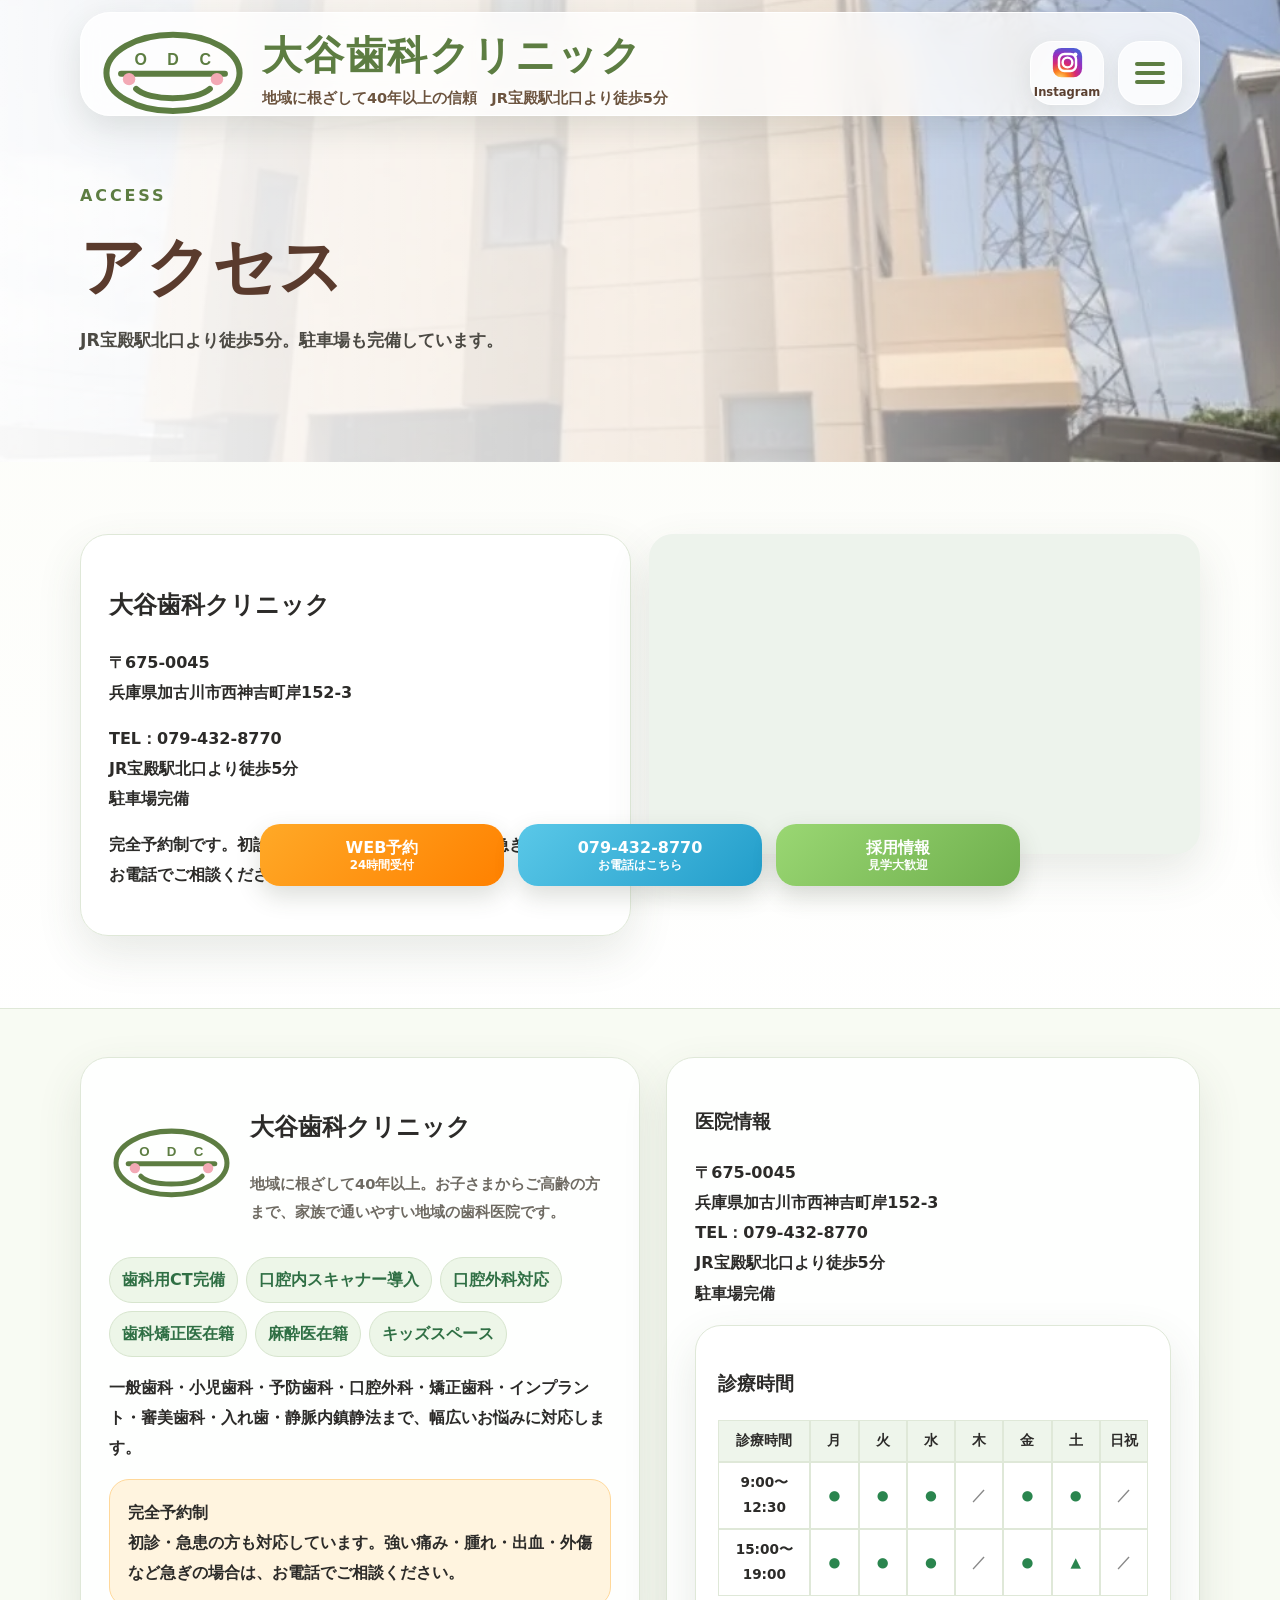
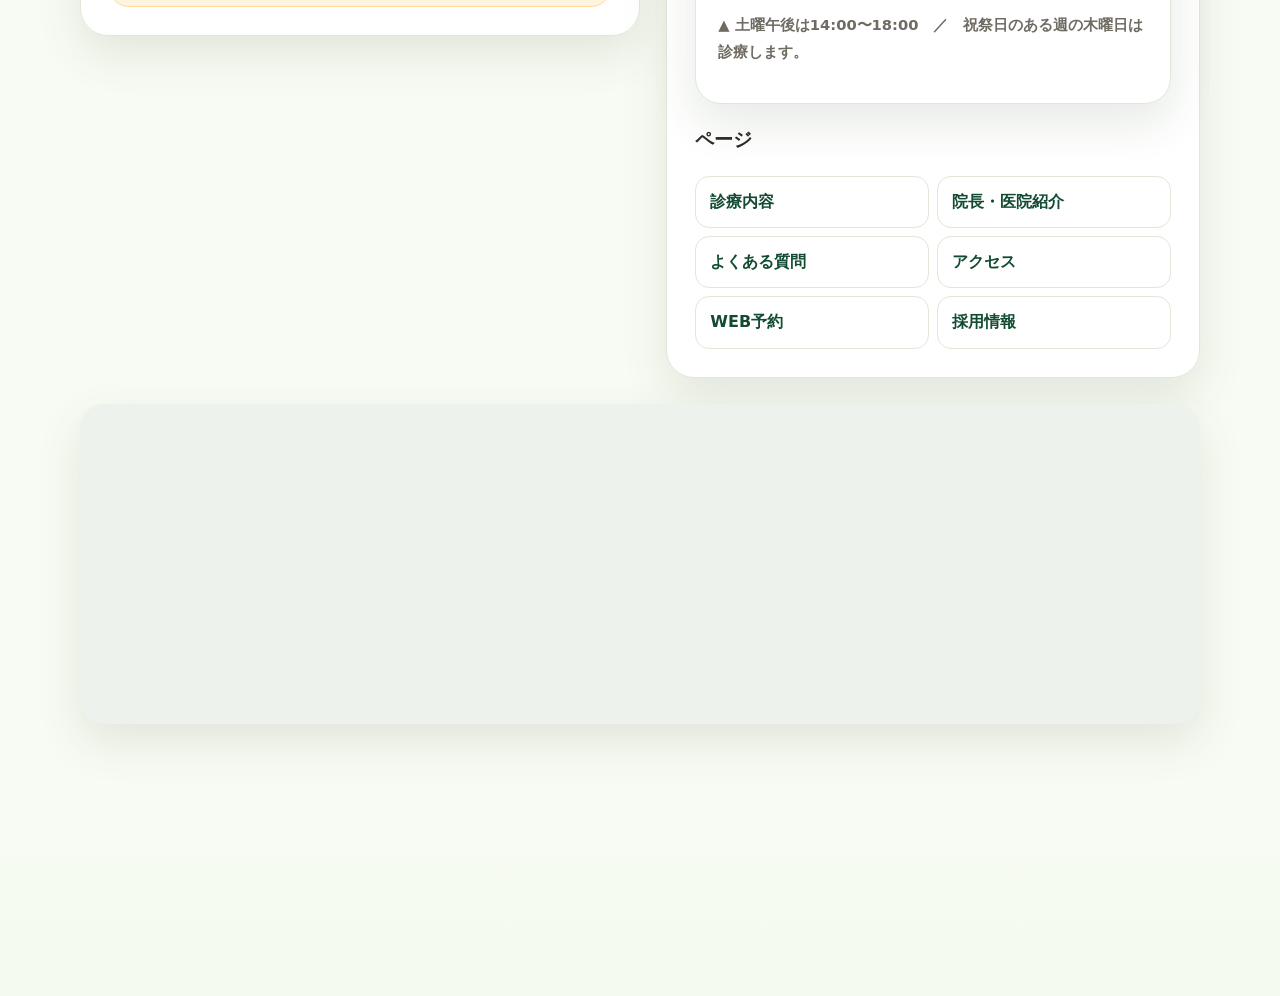
<file: access.html>
<!-- v26実修正版：ヘッダーODCロゴ背景を透明化。画像はdata URI直接埋め込み -->
<!DOCTYPE html><html lang="ja"><head><meta charset="utf-8"><meta name="viewport" content="width=device-width,initial-scale=1"><title>アクセス｜大谷歯科クリニック</title><meta name="description" content="大谷歯科クリニック公式サイト"><style>
:root{--green:#5d7d42;--deep:#124b31;--brown:#5a3b2d;--cream:#fbfcf6;--line:#dfe8d8;--orange:#ff8a00;--blue:#42b9df;--recruit:#8ac56a;--shadow:0 18px 45px rgba(65,82,54,.12)}
*{box-sizing:border-box}html{scroll-behavior:smooth}body{margin:0;background:linear-gradient(180deg,#fbfcf6,#fff 42%,#f5faef);font-family:'Hiragino Maru Gothic ProN','Yu Gothic','Hiragino Sans',system-ui,sans-serif;color:#2c2b29;line-height:1.88;font-weight:600;padding-bottom:96px}a{text-decoration:none;color:inherit}img{max-width:100%;display:block}.container{width:min(1120px,92vw);margin:auto}.section{padding:72px 0}.section.soft{background:linear-gradient(135deg,#fffef8,#f1f8eb)}.eyebrow{letter-spacing:.18em;color:var(--green);font-weight:900}.section-title{text-align:center;color:var(--brown);font-size:clamp(1.8rem,4vw,3rem);line-height:1.3;margin:0 0 28px}.section-title span{display:block;color:var(--green);font-size:.84rem;letter-spacing:.2em;margin-bottom:8px}.lead{font-size:1.08rem;color:#4c4a44}.white-card{background:rgba(255,255,255,.93);border:1px solid var(--line);border-radius:28px;padding:28px;box-shadow:var(--shadow)}.btn{display:inline-flex;justify-content:center;align-items:center;border-radius:999px;padding:13px 28px;font-weight:900;border:1px solid #aebd9c;background:#fff;color:var(--green)}.btn.fill{background:linear-gradient(135deg,#72984d,#4e7937);color:#fff;border:0}.note{font-size:.92rem;color:#6f6b63}.site-header{position:fixed;z-index:1000;top:12px;left:50%;transform:translateX(-50%);width:min(1120px,calc(100vw - 26px))}.header-shell{height:104px;border-radius:30px;background:rgba(255,255,255,.78);backdrop-filter:blur(16px);border:1px solid rgba(255,255,255,.92);box-shadow:0 12px 34px rgba(50,65,45,.13);display:grid;grid-template-columns:150px minmax(0,1fr) 74px 64px;gap:14px;align-items:center;padding:12px 17px;transition:.32s ease}.site-header.scrolled .header-shell{background:rgba(255,255,255,0);backdrop-filter:none;box-shadow:none;border-color:transparent}.header-logo{min-width:0;background:transparent}.odc-logo{width:100%;height:auto;object-fit:contain;border-radius:0;background:transparent!important;box-shadow:none!important;filter:none!important}.brand{min-width:0;overflow:hidden}.brand-title{font-size:clamp(1.7rem,3.1vw,2.75rem);line-height:1.05;color:var(--green);font-weight:900;letter-spacing:.045em;white-space:nowrap;text-shadow:0 1px 0 #fff,0 0 8px rgba(255,255,255,.9)}.brand-sub{margin-top:7px;display:flex;gap:14px;align-items:center;flex-wrap:nowrap;color:#6c543f;font-size:.91rem;font-weight:900;text-shadow:0 1px 0 #fff,0 0 8px rgba(255,255,255,.9)}.brand-sub span{white-space:nowrap}.insta-link,.menu-btn{height:64px;border-radius:22px;background:rgba(255,255,255,.72);border:1px solid rgba(255,255,255,.86);box-shadow:0 8px 22px rgba(60,70,50,.1);display:flex;align-items:center;justify-content:center}.site-header.scrolled .insta-link,.site-header.scrolled .menu-btn{background:rgba(255,255,255,.22);backdrop-filter:blur(8px)}.insta-link{flex-direction:column;font-weight:900;font-size:.72rem;color:#5b4030}.insta-svg{width:39px;height:39px}.menu-btn{appearance:none;cursor:pointer}.menu-lines{width:30px;height:22px;position:relative}.menu-lines span{position:absolute;left:0;width:100%;height:4px;border-radius:8px;background:var(--green)}.menu-lines span:nth-child(1){top:0}.menu-lines span:nth-child(2){top:9px}.menu-lines span:nth-child(3){top:18px}.menu-panel{position:fixed;z-index:1300;top:0;right:0;width:min(430px,88vw);height:100dvh;transform:translateX(110%);transition:.3s;background:rgba(255,255,255,.94);backdrop-filter:blur(16px);box-shadow:-20px 0 50px rgba(40,50,40,.18);border-radius:32px 0 0 32px;padding:90px 26px 120px}.menu-panel.open{transform:translateX(0)}.menu-panel .close{position:absolute;top:24px;right:24px;width:62px;height:62px;border-radius:50%;border:0;background:var(--green);color:white;font-size:2rem}.menu-panel nav{height:100%;display:flex;flex-direction:column;gap:13px}.menu-panel a{padding:18px 22px;border-radius:22px;background:#f1f7ee;color:#1d4b31;font-size:1.25rem;font-weight:900}.menu-panel a.recruit-link{margin-top:auto;background:#eaf6e4}.hero{min-height:790px;padding:160px 0 70px;background:linear-gradient(90deg,rgba(255,255,255,.94) 0%,rgba(255,255,255,.78) 47%,rgba(255,255,255,.12) 78%),var(--hero) center/cover no-repeat;position:relative}.hero .copy{width:min(620px,94vw)}.hero h1{font-size:clamp(2.35rem,5vw,4.6rem);line-height:1.33;color:var(--brown);margin:12px 0 18px}.feature-pills{display:grid;grid-template-columns:repeat(4,1fr);gap:12px;margin-top:28px}.pill{background:rgba(255,255,255,.88);border:1px solid var(--line);border-radius:18px;text-align:center;padding:13px 10px;color:var(--deep);font-weight:900;box-shadow:0 12px 24px rgba(45,65,45,.1)}.hero-actions{display:flex;gap:18px;align-items:center;margin-top:28px}.phone-big{border:2px solid #9bae8c;border-radius:999px;background:rgba(255,255,255,.9);color:var(--green);font-size:1.55rem;font-weight:900;padding:12px 28px}.two-col{display:grid;grid-template-columns:1fr 1.15fr;gap:32px;align-items:center}.photo-card{border-radius:26px;overflow:hidden;border:1px solid var(--line);box-shadow:var(--shadow);background:#fff}.photo-card.cover img{width:100%;height:100%;object-fit:cover}.photo-card.contain{padding:8px}.photo-card.contain img{width:100%;height:auto;object-fit:contain;border-radius:20px}.strength-grid,.service-grid{display:grid;grid-template-columns:repeat(3,1fr);gap:18px}.strength-card,.service-card{background:#fff;border:1px solid var(--line);border-radius:24px;padding:22px;box-shadow:0 14px 34px rgba(60,75,50,.09)}.strength-card strong,.service-card h3{color:var(--deep);font-size:1.18rem}.service-icon{width:76px;height:76px;margin-bottom:10px}.service-card p{font-size:.95rem;line-height:1.78}.service-cards-image-wrap{width:min(760px,100%);margin:0 auto}.service-cards-image{width:100%;height:auto;border-radius:26px;box-shadow:var(--shadow);border:1px solid var(--line);background:#fff}.clinic-photos{display:grid;grid-template-columns:repeat(4,1fr);gap:14px}.clinic-photos img{width:100%;height:170px;object-fit:cover;border-radius:18px;border:1px solid var(--line);box-shadow:0 8px 22px rgba(50,60,40,.08)}.clinic-photos .contain-photo{object-fit:contain;background:#fff}.schedule-wrap{background:#fff;border:1px solid var(--line);border-radius:26px;padding:22px;box-shadow:var(--shadow);overflow:hidden}.schedule-table{width:100%;border-collapse:separate;border-spacing:0;table-layout:fixed;font-weight:900}.schedule-table th,.schedule-table td{border:1px solid #dfe8d8;padding:10px 4px;text-align:center}.schedule-table th{background:#eef5eb}.schedule-table th:first-child,.schedule-table td:first-child{width:130px}.open{color:#2a854e;font-size:1.1rem}.closemark{color:#888}.tri{color:#2a854e}.compact-schedule .schedule-table th,.compact-schedule .schedule-table td{padding:7px 2px;font-size:.85rem}.compact-schedule .schedule-table th:first-child,.compact-schedule .schedule-table td:first-child{width:92px}.faq-list{display:grid;gap:14px}.faq-item{background:#fff;border:1px solid var(--line);border-radius:22px;overflow:hidden;box-shadow:0 10px 26px rgba(50,70,45,.08)}.faq-item summary{cursor:pointer;list-style:none;padding:18px 22px;color:var(--deep);font-weight:900;font-size:1.05rem}.faq-item summary::-webkit-details-marker{display:none}.faq-item p{margin:0;padding:18px 22px;border-top:1px solid var(--line);color:#4b4944}.map{border:0;width:100%;height:320px;border-radius:24px;box-shadow:var(--shadow);background:#edf3ec}.page-hero{padding:165px 0 88px;background:linear-gradient(90deg,rgba(255,255,255,.96) 0%,rgba(255,255,255,.78) 55%,rgba(255,255,255,.18)),var(--bg) center/cover no-repeat}.page-hero h1{font-size:clamp(2.3rem,5vw,4.2rem);color:var(--brown);line-height:1.25;margin:0 0 14px}.treatment-stack{display:grid;gap:30px}.treatment-block{background:#fff;border:1px solid var(--line);border-radius:30px;padding:22px;box-shadow:var(--shadow);display:grid;grid-template-columns:1.25fr 1fr;gap:26px;align-items:center}.treatment-block img{border-radius:22px;border:1px solid #edf1e8}.treatment-block h2{color:var(--deep);font-size:1.75rem;margin:0 0 10px}.checklist{list-style:none;padding:0;margin:16px 0 0}.checklist li{padding:9px 0 9px 32px;border-top:1px dashed #d4dfcd;position:relative}.checklist li:before{content:"";position:absolute;left:0;top:15px;width:18px;height:18px;border-radius:50%;background:#2d854c;box-shadow:inset 0 0 0 5px #fff;border:2px solid #2d854c}.job-grid{display:grid;grid-template-columns:1fr;gap:24px}.job-card{background:#fff;border:1px solid var(--line);border-radius:28px;padding:28px;box-shadow:var(--shadow)}.job-card h2{color:var(--deep);font-size:1.7rem}.highlight-copy{background:linear-gradient(135deg,#f8fbf3,#fff);border-left:6px solid var(--green);border-radius:22px;padding:24px;margin:20px 0}.bottom-cta{position:fixed;z-index:1200;left:50%;bottom:14px;transform:translateX(-50%);display:grid;grid-template-columns:1fr 1fr 1fr;gap:14px;width:min(760px,94vw);pointer-events:none}.bottom-cta a{pointer-events:auto;min-height:62px;border-radius:20px;color:#fff;display:flex;flex-direction:column;align-items:center;justify-content:center;font-weight:900;line-height:1.22;box-shadow:0 10px 24px rgba(60,70,50,.18)}.bottom-cta small{font-size:.74rem}.cta-reserve{background:linear-gradient(135deg,#ffa927,#ff8100)}.cta-phone{background:linear-gradient(135deg,#5ac8e8,#229dca)}.cta-recruit{background:linear-gradient(135deg,#9ad773,#6faf4d)}footer{background:#f8fbf3;border-top:1px solid var(--line);padding:48px 0 120px}.footer-rich{display:grid;grid-template-columns:1.05fr 1fr;gap:26px;align-items:start}.footer-brand{display:flex;gap:16px;align-items:center}.footer-brand .odc-logo{width:125px;background:transparent;border-radius:0}.badge-row{display:flex;gap:8px;flex-wrap:wrap;margin:16px 0}.badge{background:#edf6e8;border:1px solid #d7e5ce;border-radius:999px;color:#2f6f44;font-weight:900;padding:7px 12px}.footer-links{display:grid;grid-template-columns:repeat(2,1fr);gap:8px}.footer-links a{background:#fff;border:1px solid var(--line);border-radius:14px;padding:10px 14px;font-weight:900;color:var(--deep)}.footer-map{grid-column:1/-1}.access-info{display:grid;grid-template-columns:1fr 1fr;gap:18px}.reserve-box{background:#fff4df;border:1px solid #ffd89a;border-radius:20px;padding:18px}.about-photo-grid{display:grid;grid-template-columns:repeat(3,1fr);gap:14px}.about-photo-grid img{height:210px;object-fit:cover;border-radius:18px;border:1px solid var(--line)}.about-photo-grid img.contain-photo{object-fit:contain;background:#fff}.top-recruit-note{display:none}
@media (max-width:860px){body{padding-bottom:110px}.site-header{top:12px;width:calc(100vw - 18px)}.header-shell{height:92px;border-radius:26px;grid-template-columns:56px minmax(0,1fr) 50px 48px;gap:6px;padding:10px 10px}.brand-title{font-size:clamp(.88rem,3.65vw,1.2rem);letter-spacing:.005em;overflow:hidden;text-overflow:ellipsis}.brand-sub{display:block;margin-top:3px;font-size:clamp(.52rem,1.95vw,.68rem);line-height:1.28;overflow:hidden}.brand-sub span{display:block;white-space:nowrap;overflow:hidden;text-overflow:ellipsis}.insta-link,.menu-btn{height:52px;border-radius:18px}.insta-svg{width:30px;height:30px}.insta-link{font-size:.58rem}.menu-lines{width:25px}.hero{min-height:760px;padding:138px 0 44px;background:linear-gradient(180deg,rgba(255,255,255,.86),rgba(255,255,255,.68) 40%,rgba(255,255,255,.18)),var(--hero) center top/cover no-repeat}.feature-pills{grid-template-columns:repeat(2,1fr)}.hero-actions{display:grid}.phone-big{text-align:center;font-size:1.25rem}.two-col,.treatment-block,.footer-rich,.access-info{grid-template-columns:1fr}.strength-grid,.service-grid{grid-template-columns:repeat(2,1fr);gap:12px}.service-card{padding:18px 16px}.service-icon{width:62px;height:62px}.clinic-photos,.about-photo-grid{grid-template-columns:repeat(2,1fr)}.clinic-photos img,.about-photo-grid img{height:145px}.schedule-wrap{padding:14px}.schedule-table th:first-child,.schedule-table td:first-child{width:96px}.schedule-table th,.schedule-table td{font-size:.83rem;padding:8px 2px}.bottom-cta{gap:8px;bottom:12px}.bottom-cta a{border-radius:18px;min-height:58px;font-size:.95rem}.bottom-cta small{font-size:.68rem}.page-hero{padding:140px 0 70px}.footer-links{grid-template-columns:1fr}}
@media (max-width:390px){.header-shell{grid-template-columns:55px minmax(0,1fr) 50px 48px;gap:7px}.brand-title{font-size:clamp(.9rem,3.85vw,1.1rem)}.brand-sub{font-size:.56rem}.insta-link,.menu-btn{height:49px}.strength-grid,.service-grid{grid-template-columns:1fr}.bottom-cta a{font-size:.86rem}}

/* v26 TRUE FIX: readability, no duplicated strength copy, no mobile one-column collapse */
body{padding-bottom:142px}
.header-logo img.odc-logo{width:100%;height:auto;object-fit:contain}
.strength-card p{font-size:.95rem;line-height:1.78;margin:.75rem 0 0;color:#44413c}
.strength-card strong{display:block;line-height:1.35}
.job-card p{font-size:1rem;line-height:1.9;margin:.65rem 0;color:#393833}
.job-card h2{margin-top:0}.job-card h3{line-height:1.45}
.highlight-copy.compact-message{padding:20px 22px;border-left:4px solid var(--green);margin:16px 0;background:linear-gradient(135deg,#f8fbf3,#fff)}
.highlight-copy.compact-message h3{font-size:1.35rem;margin:0 0 14px;color:#244e35}
.highlight-copy.compact-message .question-copy{font-size:1.08rem;font-weight:800;color:#2f2d29}
.highlight-copy.compact-message .strong-line{font-weight:900;color:#244e35;background:#eef6e9;border-radius:16px;padding:12px 14px;margin-top:14px}
.learn-box{background:#fff;border:1px solid var(--line);border-radius:20px;padding:18px 20px;margin:18px 0;box-shadow:0 8px 20px rgba(60,75,50,.07)}
.learn-box h3{margin:0 0 10px;color:#245639}.learn-box ul{margin:0;padding-left:1.2em}.learn-box li{margin:.35rem 0;line-height:1.7}
@media (max-width:860px){body{padding-bottom:140px}.strength-grid{grid-template-columns:repeat(2,minmax(0,1fr))!important}.strength-card{padding:16px 14px}.strength-card strong{font-size:1rem}.strength-card p{font-size:.84rem;line-height:1.68}.job-card{padding:20px}.job-card p{font-size:.93rem;line-height:1.82}.highlight-copy.compact-message{padding:16px 16px;border-left-width:3px;border-radius:18px}.highlight-copy.compact-message h3{font-size:1.15rem}.highlight-copy.compact-message .question-copy{font-size:.98rem}.learn-box{padding:15px 16px}.bottom-cta a{font-size:.88rem}}
@media (max-width:390px){.strength-grid{grid-template-columns:repeat(2,minmax(0,1fr))!important}.strength-card{padding:14px 12px}.strength-card p{font-size:.8rem;line-height:1.62}.bottom-cta{gap:7px}.bottom-cta a{font-size:.82rem}}

.odc-logo-svg{display:block;width:100%;height:auto;background:transparent!important;overflow:visible;box-shadow:none!important;filter:none!important}.footer-brand .odc-logo-svg{width:125px;flex:0 0 auto}.materials-grid{display:grid;grid-template-columns:repeat(2,1fr);gap:18px;margin-top:24px}.material-poster{background:#fff;border:1px solid var(--line);border-radius:26px;padding:12px;box-shadow:var(--shadow)}.material-poster img{width:100%;height:auto;border-radius:18px;border:1px solid #eee}.material-note{margin-top:14px;color:#5d564d}.job-tag-row{display:flex;flex-wrap:wrap;gap:8px;margin:14px 0}.job-tag{display:inline-flex;align-items:center;border-radius:999px;padding:7px 12px;background:#edf6e8;border:1px solid #d7e5ce;color:#2f6f44;font-weight:900;font-size:.9rem}
@media(max-width:700px){.materials-grid{grid-template-columns:1fr}.material-poster{padding:8px;border-radius:20px}.job-card p,.highlight-copy p{line-height:1.8}.job-tag{font-size:.82rem}}
</style></head><body><header class="site-header"><div class="header-shell"><a class="header-logo" href="index.html"><svg class="odc-logo odc-logo-svg" viewBox="0 0 169 108" aria-label="ODCロゴ" role="img" xmlns="http://www.w3.org/2000/svg">
  <g fill="none" stroke="#5d7d42" stroke-width="6.8" stroke-linecap="round" stroke-linejoin="round">
    <ellipse cx="84.5" cy="54" rx="75" ry="43"/>
    <path d="M43 72c14 14 68 14 83 0"/>
    <path d="M26 55H143"/>
  </g>
  <g fill="#5d7d42" font-family="Arial, Helvetica, sans-serif" font-weight="700" font-size="18" text-anchor="middle">
    <text x="48" y="45">O</text><text x="84.5" y="45">D</text><text x="121" y="45">C</text>
  </g>
  <circle cx="35" cy="61" r="7" fill="#f3a9b5"/><circle cx="134" cy="61" r="7" fill="#f3a9b5"/>
</svg></a><div class="brand"><div class="brand-title">大谷歯科クリニック</div><div class="brand-sub"><span>地域に根ざして40年以上の信頼</span><span>JR宝殿駅北口より徒歩5分</span></div></div><a class="insta-link" href="https://www.instagram.com/otani_dentalclinic_kakogawa/" target="_blank" rel="noopener"><svg class="insta-svg" viewBox="0 0 64 64" aria-label="Instagram" role="img" xmlns="http://www.w3.org/2000/svg">
<defs><radialGradient id="ig1" cx="25%" cy="105%" r="110%"><stop offset="0" stop-color="#feda75"/><stop offset=".25" stop-color="#fa7e1e"/><stop offset=".5" stop-color="#d62976"/><stop offset=".75" stop-color="#962fbf"/><stop offset="1" stop-color="#4f5bd5"/></radialGradient></defs>
<rect x="8" y="8" width="48" height="48" rx="14" fill="url(#ig1)"/><rect x="18" y="18" width="28" height="28" rx="9" fill="none" stroke="white" stroke-width="4"/><circle cx="32" cy="32" r="8" fill="none" stroke="white" stroke-width="4"/><circle cx="45" cy="19" r="3.3" fill="white"/></svg><span>Instagram</span></a><button class="menu-btn" data-menu-open aria-label="メニューを開く"><span class="menu-lines"><span></span><span></span><span></span></span></button></div></header><aside class="menu-panel" aria-label="メニュー"><button class="close" data-menu-close>×</button><nav><a href="index.html">トップ</a><a href="treatment.html">診療内容</a><a href="about.html">院長・医院紹介</a><a href="faq.html">よくある質問</a><a href="access.html">アクセス</a><a href="reservation.html">WEB予約</a><a href="recruit.html" class="recruit-link">採用情報</a></nav></aside><main><section class="page-hero" style="--bg:url('[data-uri]')"><div class="container"><p class="eyebrow">ACCESS</p><h1>アクセス</h1><p class="lead">JR宝殿駅北口より徒歩5分。駐車場も完備しています。</p></div></section><section class="section"><div class="container access-info"><div class="white-card"><h2>大谷歯科クリニック</h2><p>〒675-0045<br>兵庫県加古川市西神吉町岸152-3</p><p>TEL：<a href="tel:0794328770">079-432-8770</a><br>JR宝殿駅北口より徒歩5分<br>駐車場完備</p><p>完全予約制です。初診・急患の方も対応しています。急ぎの場合はお電話でご相談ください。</p></div><iframe class="map" loading="lazy" src="https://www.google.com/maps?q=%E5%85%B5%E5%BA%AB%E7%9C%8C%E5%8A%A0%E5%8F%A4%E5%B7%9D%E5%B8%82%E8%A5%BF%E7%A5%9E%E5%90%89%E7%94%BA%E5%B2%B8152-3%20%E5%A4%A7%E8%B0%B7%E6%AD%AF%E7%A7%91%E3%82%AF%E3%83%AA%E3%83%8B%E3%83%83%E3%82%AF&output=embed" referrerpolicy="no-referrer-when-downgrade"></iframe></div></section></main><footer><div class="container footer-rich"><div class="white-card"><div class="footer-brand"><svg class="odc-logo odc-logo-svg" viewBox="0 0 169 108" aria-label="ODCロゴ" role="img" xmlns="http://www.w3.org/2000/svg">
  <g fill="none" stroke="#5d7d42" stroke-width="6.8" stroke-linecap="round" stroke-linejoin="round">
    <ellipse cx="84.5" cy="54" rx="75" ry="43"/>
    <path d="M43 72c14 14 68 14 83 0"/>
    <path d="M26 55H143"/>
  </g>
  <g fill="#5d7d42" font-family="Arial, Helvetica, sans-serif" font-weight="700" font-size="18" text-anchor="middle">
    <text x="48" y="45">O</text><text x="84.5" y="45">D</text><text x="121" y="45">C</text>
  </g>
  <circle cx="35" cy="61" r="7" fill="#f3a9b5"/><circle cx="134" cy="61" r="7" fill="#f3a9b5"/>
</svg><div><h2>大谷歯科クリニック</h2><p class="note">地域に根ざして40年以上。お子さまからご高齢の方まで、家族で通いやすい地域の歯科医院です。</p></div></div><div class="badge-row"><span class="badge">歯科用CT完備</span><span class="badge">口腔内スキャナー導入</span><span class="badge">口腔外科対応</span><span class="badge">歯科矯正医在籍</span><span class="badge">麻酔医在籍</span><span class="badge">キッズスペース</span></div><p>一般歯科・小児歯科・予防歯科・口腔外科・矯正歯科・インプラント・審美歯科・入れ歯・静脈内鎮静法まで、幅広いお悩みに対応します。</p><div class="reserve-box"><strong>完全予約制</strong><br>初診・急患の方も対応しています。強い痛み・腫れ・出血・外傷など急ぎの場合は、お電話でご相談ください。</div></div><div class="white-card"><h3>医院情報</h3><p>〒675-0045<br>兵庫県加古川市西神吉町岸152-3<br><a href="tel:0794328770">TEL：079-432-8770</a><br>JR宝殿駅北口より徒歩5分<br>駐車場完備</p><div class="schedule-wrap compact-schedule"><h3>診療時間</h3><table class="schedule-table"><thead><tr><th>診療時間</th><th>月</th><th>火</th><th>水</th><th>木</th><th>金</th><th>土</th><th>日祝</th></tr></thead><tbody><tr><td>9:00〜12:30</td><td class="open">●</td><td class="open">●</td><td class="open">●</td><td class="closemark">／</td><td class="open">●</td><td class="open">●</td><td class="closemark">／</td></tr><tr><td>15:00〜19:00</td><td class="open">●</td><td class="open">●</td><td class="open">●</td><td class="closemark">／</td><td class="open">●</td><td class="tri">▲</td><td class="closemark">／</td></tr></tbody></table><p class="note">▲ 土曜午後は14:00〜18:00　／　祝祭日のある週の木曜日は診療します。</p></div><h3>ページ</h3><div class="footer-links"><a href="treatment.html">診療内容</a><a href="about.html">院長・医院紹介</a><a href="faq.html">よくある質問</a><a href="access.html">アクセス</a><a href="reservation.html">WEB予約</a><a href="recruit.html">採用情報</a></div></div><div class="footer-map"><iframe class="map" loading="lazy" src="https://www.google.com/maps?q=%E5%85%B5%E5%BA%AB%E7%9C%8C%E5%8A%A0%E5%8F%A4%E5%B7%9D%E5%B8%82%E8%A5%BF%E7%A5%9E%E5%90%89%E7%94%BA%E5%B2%B8152-3%20%E5%A4%A7%E8%B0%B7%E6%AD%AF%E7%A7%91%E3%82%AF%E3%83%AA%E3%83%8B%E3%83%83%E3%82%AF&output=embed" referrerpolicy="no-referrer-when-downgrade"></iframe></div></div></footer><div class="bottom-cta"><a class="cta-reserve" href="https://docs.google.com/forms/d/e/1FAIpQLSc02gmIEZNWJE6JWPG1dXtvnsOhDonfTxqBr8KvjWhz_xLQvQ/viewform?usp=preview"><span>WEB予約</span><small>24時間受付</small></a><a class="cta-phone" href="tel:0794328770"><span>079-432-8770</span><small>お電話はこちら</small></a><a class="cta-recruit" href="recruit.html"><span>採用情報</span><small>見学大歓迎</small></a></div><script>document.addEventListener('DOMContentLoaded',()=>{const h=document.querySelector('.site-header');const f=()=>{window.scrollY>78?h.classList.add('scrolled'):h.classList.remove('scrolled')};f();window.addEventListener('scroll',f,{passive:true});const m=document.querySelector('.menu-panel');document.querySelectorAll('[data-menu-open]').forEach(b=>b.addEventListener('click',()=>m.classList.add('open')));document.querySelectorAll('[data-menu-close],.menu-panel a').forEach(b=>b.addEventListener('click',()=>m.classList.remove('open')));});</script></body></html>
</file>
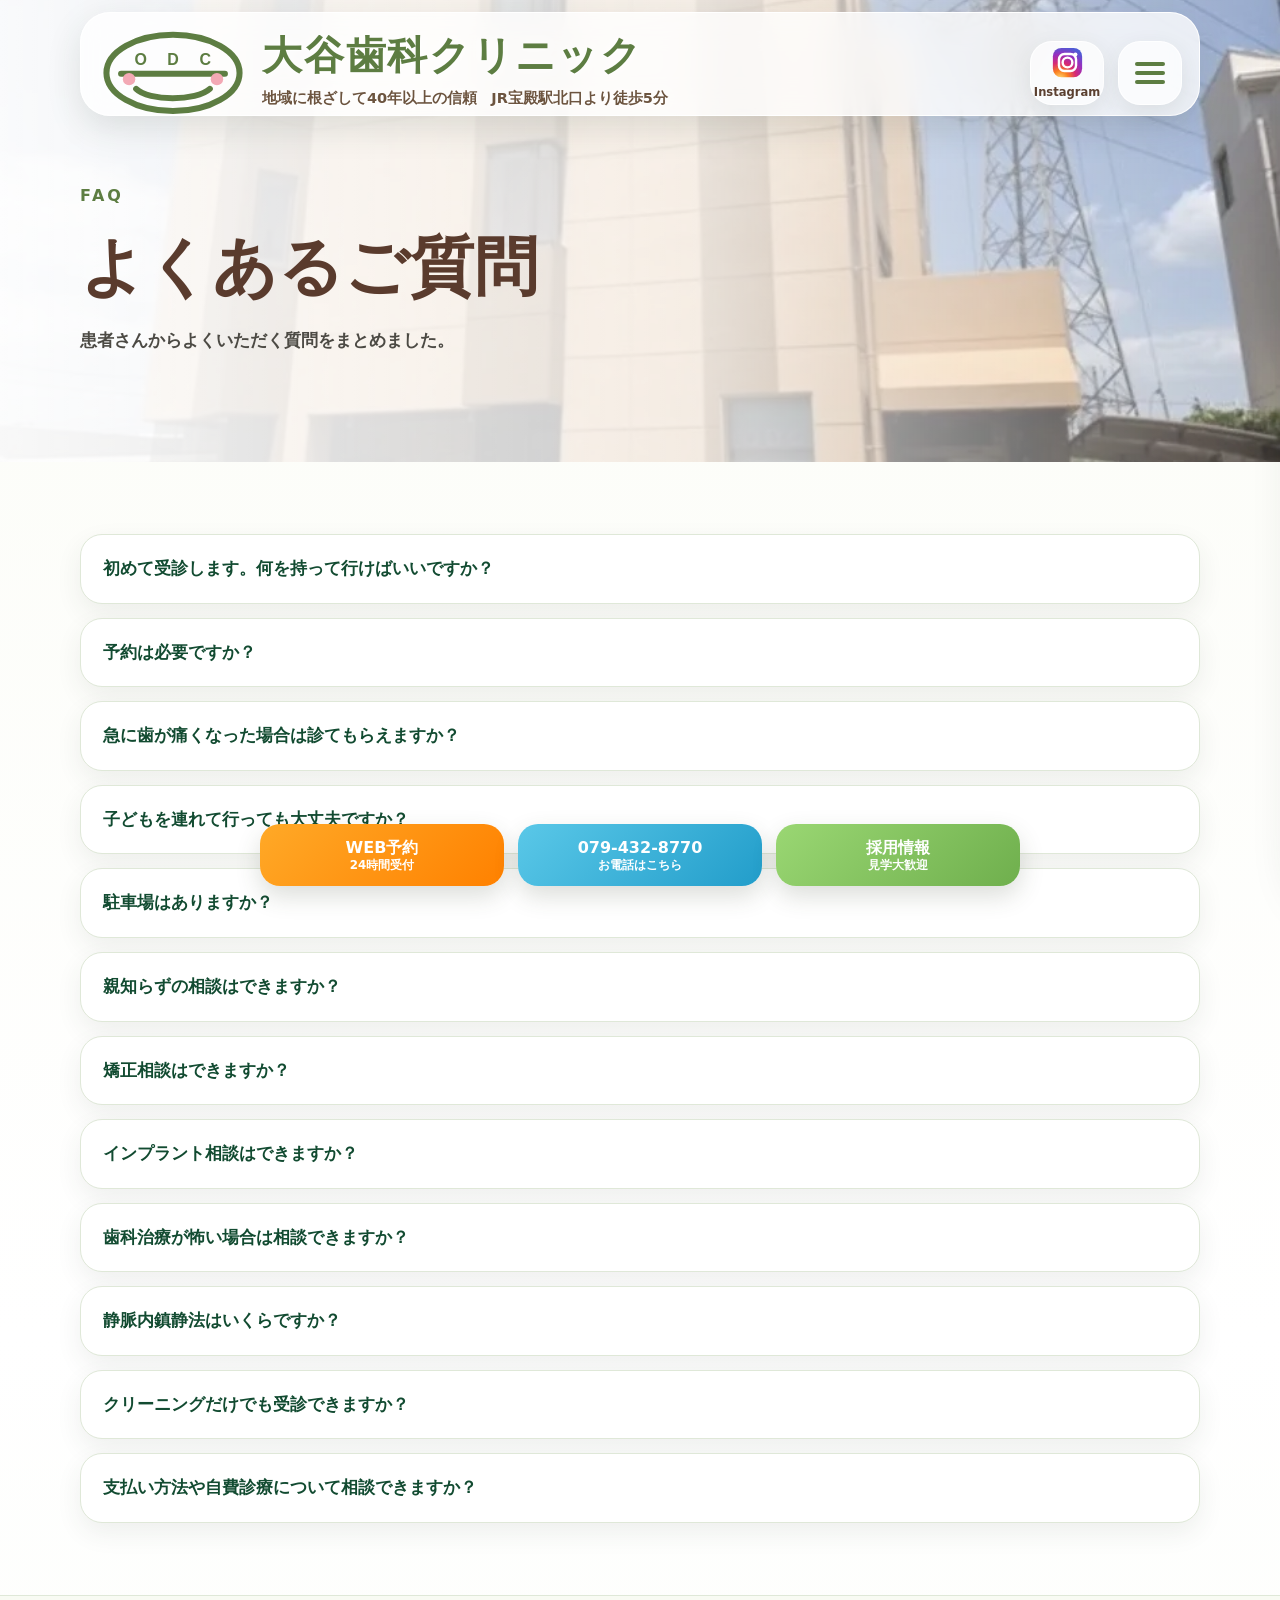
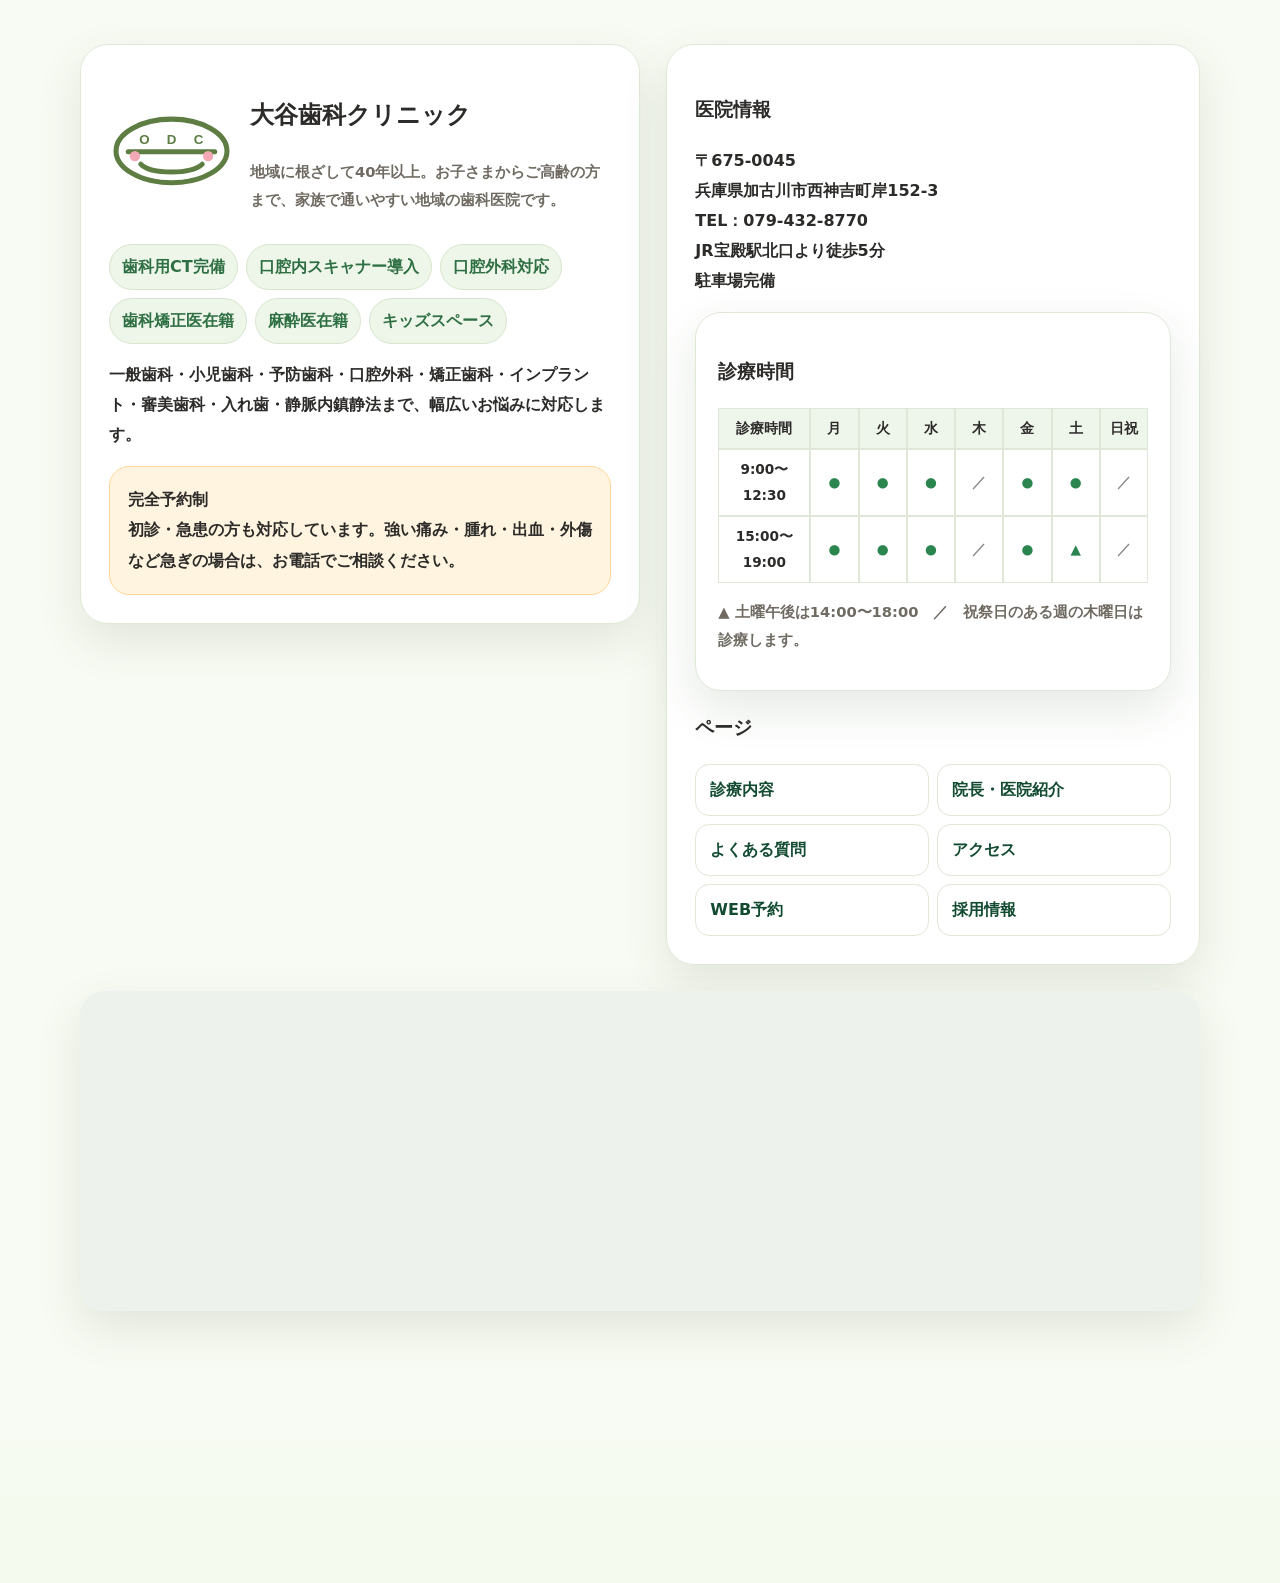
<file: faq.html>
<!-- v26実修正版：ヘッダーODCロゴ背景を透明化。画像はdata URI直接埋め込み -->
<!DOCTYPE html><html lang="ja"><head><meta charset="utf-8"><meta name="viewport" content="width=device-width,initial-scale=1"><title>よくあるご質問｜大谷歯科クリニック</title><meta name="description" content="大谷歯科クリニック公式サイト"><style>
:root{--green:#5d7d42;--deep:#124b31;--brown:#5a3b2d;--cream:#fbfcf6;--line:#dfe8d8;--orange:#ff8a00;--blue:#42b9df;--recruit:#8ac56a;--shadow:0 18px 45px rgba(65,82,54,.12)}
*{box-sizing:border-box}html{scroll-behavior:smooth}body{margin:0;background:linear-gradient(180deg,#fbfcf6,#fff 42%,#f5faef);font-family:'Hiragino Maru Gothic ProN','Yu Gothic','Hiragino Sans',system-ui,sans-serif;color:#2c2b29;line-height:1.88;font-weight:600;padding-bottom:96px}a{text-decoration:none;color:inherit}img{max-width:100%;display:block}.container{width:min(1120px,92vw);margin:auto}.section{padding:72px 0}.section.soft{background:linear-gradient(135deg,#fffef8,#f1f8eb)}.eyebrow{letter-spacing:.18em;color:var(--green);font-weight:900}.section-title{text-align:center;color:var(--brown);font-size:clamp(1.8rem,4vw,3rem);line-height:1.3;margin:0 0 28px}.section-title span{display:block;color:var(--green);font-size:.84rem;letter-spacing:.2em;margin-bottom:8px}.lead{font-size:1.08rem;color:#4c4a44}.white-card{background:rgba(255,255,255,.93);border:1px solid var(--line);border-radius:28px;padding:28px;box-shadow:var(--shadow)}.btn{display:inline-flex;justify-content:center;align-items:center;border-radius:999px;padding:13px 28px;font-weight:900;border:1px solid #aebd9c;background:#fff;color:var(--green)}.btn.fill{background:linear-gradient(135deg,#72984d,#4e7937);color:#fff;border:0}.note{font-size:.92rem;color:#6f6b63}.site-header{position:fixed;z-index:1000;top:12px;left:50%;transform:translateX(-50%);width:min(1120px,calc(100vw - 26px))}.header-shell{height:104px;border-radius:30px;background:rgba(255,255,255,.78);backdrop-filter:blur(16px);border:1px solid rgba(255,255,255,.92);box-shadow:0 12px 34px rgba(50,65,45,.13);display:grid;grid-template-columns:150px minmax(0,1fr) 74px 64px;gap:14px;align-items:center;padding:12px 17px;transition:.32s ease}.site-header.scrolled .header-shell{background:rgba(255,255,255,0);backdrop-filter:none;box-shadow:none;border-color:transparent}.header-logo{min-width:0;background:transparent}.odc-logo{width:100%;height:auto;object-fit:contain;border-radius:0;background:transparent!important;box-shadow:none!important;filter:none!important}.brand{min-width:0;overflow:hidden}.brand-title{font-size:clamp(1.7rem,3.1vw,2.75rem);line-height:1.05;color:var(--green);font-weight:900;letter-spacing:.045em;white-space:nowrap;text-shadow:0 1px 0 #fff,0 0 8px rgba(255,255,255,.9)}.brand-sub{margin-top:7px;display:flex;gap:14px;align-items:center;flex-wrap:nowrap;color:#6c543f;font-size:.91rem;font-weight:900;text-shadow:0 1px 0 #fff,0 0 8px rgba(255,255,255,.9)}.brand-sub span{white-space:nowrap}.insta-link,.menu-btn{height:64px;border-radius:22px;background:rgba(255,255,255,.72);border:1px solid rgba(255,255,255,.86);box-shadow:0 8px 22px rgba(60,70,50,.1);display:flex;align-items:center;justify-content:center}.site-header.scrolled .insta-link,.site-header.scrolled .menu-btn{background:rgba(255,255,255,.22);backdrop-filter:blur(8px)}.insta-link{flex-direction:column;font-weight:900;font-size:.72rem;color:#5b4030}.insta-svg{width:39px;height:39px}.menu-btn{appearance:none;cursor:pointer}.menu-lines{width:30px;height:22px;position:relative}.menu-lines span{position:absolute;left:0;width:100%;height:4px;border-radius:8px;background:var(--green)}.menu-lines span:nth-child(1){top:0}.menu-lines span:nth-child(2){top:9px}.menu-lines span:nth-child(3){top:18px}.menu-panel{position:fixed;z-index:1300;top:0;right:0;width:min(430px,88vw);height:100dvh;transform:translateX(110%);transition:.3s;background:rgba(255,255,255,.94);backdrop-filter:blur(16px);box-shadow:-20px 0 50px rgba(40,50,40,.18);border-radius:32px 0 0 32px;padding:90px 26px 120px}.menu-panel.open{transform:translateX(0)}.menu-panel .close{position:absolute;top:24px;right:24px;width:62px;height:62px;border-radius:50%;border:0;background:var(--green);color:white;font-size:2rem}.menu-panel nav{height:100%;display:flex;flex-direction:column;gap:13px}.menu-panel a{padding:18px 22px;border-radius:22px;background:#f1f7ee;color:#1d4b31;font-size:1.25rem;font-weight:900}.menu-panel a.recruit-link{margin-top:auto;background:#eaf6e4}.hero{min-height:790px;padding:160px 0 70px;background:linear-gradient(90deg,rgba(255,255,255,.94) 0%,rgba(255,255,255,.78) 47%,rgba(255,255,255,.12) 78%),var(--hero) center/cover no-repeat;position:relative}.hero .copy{width:min(620px,94vw)}.hero h1{font-size:clamp(2.35rem,5vw,4.6rem);line-height:1.33;color:var(--brown);margin:12px 0 18px}.feature-pills{display:grid;grid-template-columns:repeat(4,1fr);gap:12px;margin-top:28px}.pill{background:rgba(255,255,255,.88);border:1px solid var(--line);border-radius:18px;text-align:center;padding:13px 10px;color:var(--deep);font-weight:900;box-shadow:0 12px 24px rgba(45,65,45,.1)}.hero-actions{display:flex;gap:18px;align-items:center;margin-top:28px}.phone-big{border:2px solid #9bae8c;border-radius:999px;background:rgba(255,255,255,.9);color:var(--green);font-size:1.55rem;font-weight:900;padding:12px 28px}.two-col{display:grid;grid-template-columns:1fr 1.15fr;gap:32px;align-items:center}.photo-card{border-radius:26px;overflow:hidden;border:1px solid var(--line);box-shadow:var(--shadow);background:#fff}.photo-card.cover img{width:100%;height:100%;object-fit:cover}.photo-card.contain{padding:8px}.photo-card.contain img{width:100%;height:auto;object-fit:contain;border-radius:20px}.strength-grid,.service-grid{display:grid;grid-template-columns:repeat(3,1fr);gap:18px}.strength-card,.service-card{background:#fff;border:1px solid var(--line);border-radius:24px;padding:22px;box-shadow:0 14px 34px rgba(60,75,50,.09)}.strength-card strong,.service-card h3{color:var(--deep);font-size:1.18rem}.service-icon{width:76px;height:76px;margin-bottom:10px}.service-card p{font-size:.95rem;line-height:1.78}.service-cards-image-wrap{width:min(760px,100%);margin:0 auto}.service-cards-image{width:100%;height:auto;border-radius:26px;box-shadow:var(--shadow);border:1px solid var(--line);background:#fff}.clinic-photos{display:grid;grid-template-columns:repeat(4,1fr);gap:14px}.clinic-photos img{width:100%;height:170px;object-fit:cover;border-radius:18px;border:1px solid var(--line);box-shadow:0 8px 22px rgba(50,60,40,.08)}.clinic-photos .contain-photo{object-fit:contain;background:#fff}.schedule-wrap{background:#fff;border:1px solid var(--line);border-radius:26px;padding:22px;box-shadow:var(--shadow);overflow:hidden}.schedule-table{width:100%;border-collapse:separate;border-spacing:0;table-layout:fixed;font-weight:900}.schedule-table th,.schedule-table td{border:1px solid #dfe8d8;padding:10px 4px;text-align:center}.schedule-table th{background:#eef5eb}.schedule-table th:first-child,.schedule-table td:first-child{width:130px}.open{color:#2a854e;font-size:1.1rem}.closemark{color:#888}.tri{color:#2a854e}.compact-schedule .schedule-table th,.compact-schedule .schedule-table td{padding:7px 2px;font-size:.85rem}.compact-schedule .schedule-table th:first-child,.compact-schedule .schedule-table td:first-child{width:92px}.faq-list{display:grid;gap:14px}.faq-item{background:#fff;border:1px solid var(--line);border-radius:22px;overflow:hidden;box-shadow:0 10px 26px rgba(50,70,45,.08)}.faq-item summary{cursor:pointer;list-style:none;padding:18px 22px;color:var(--deep);font-weight:900;font-size:1.05rem}.faq-item summary::-webkit-details-marker{display:none}.faq-item p{margin:0;padding:18px 22px;border-top:1px solid var(--line);color:#4b4944}.map{border:0;width:100%;height:320px;border-radius:24px;box-shadow:var(--shadow);background:#edf3ec}.page-hero{padding:165px 0 88px;background:linear-gradient(90deg,rgba(255,255,255,.96) 0%,rgba(255,255,255,.78) 55%,rgba(255,255,255,.18)),var(--bg) center/cover no-repeat}.page-hero h1{font-size:clamp(2.3rem,5vw,4.2rem);color:var(--brown);line-height:1.25;margin:0 0 14px}.treatment-stack{display:grid;gap:30px}.treatment-block{background:#fff;border:1px solid var(--line);border-radius:30px;padding:22px;box-shadow:var(--shadow);display:grid;grid-template-columns:1.25fr 1fr;gap:26px;align-items:center}.treatment-block img{border-radius:22px;border:1px solid #edf1e8}.treatment-block h2{color:var(--deep);font-size:1.75rem;margin:0 0 10px}.checklist{list-style:none;padding:0;margin:16px 0 0}.checklist li{padding:9px 0 9px 32px;border-top:1px dashed #d4dfcd;position:relative}.checklist li:before{content:"";position:absolute;left:0;top:15px;width:18px;height:18px;border-radius:50%;background:#2d854c;box-shadow:inset 0 0 0 5px #fff;border:2px solid #2d854c}.job-grid{display:grid;grid-template-columns:1fr;gap:24px}.job-card{background:#fff;border:1px solid var(--line);border-radius:28px;padding:28px;box-shadow:var(--shadow)}.job-card h2{color:var(--deep);font-size:1.7rem}.highlight-copy{background:linear-gradient(135deg,#f8fbf3,#fff);border-left:6px solid var(--green);border-radius:22px;padding:24px;margin:20px 0}.bottom-cta{position:fixed;z-index:1200;left:50%;bottom:14px;transform:translateX(-50%);display:grid;grid-template-columns:1fr 1fr 1fr;gap:14px;width:min(760px,94vw);pointer-events:none}.bottom-cta a{pointer-events:auto;min-height:62px;border-radius:20px;color:#fff;display:flex;flex-direction:column;align-items:center;justify-content:center;font-weight:900;line-height:1.22;box-shadow:0 10px 24px rgba(60,70,50,.18)}.bottom-cta small{font-size:.74rem}.cta-reserve{background:linear-gradient(135deg,#ffa927,#ff8100)}.cta-phone{background:linear-gradient(135deg,#5ac8e8,#229dca)}.cta-recruit{background:linear-gradient(135deg,#9ad773,#6faf4d)}footer{background:#f8fbf3;border-top:1px solid var(--line);padding:48px 0 120px}.footer-rich{display:grid;grid-template-columns:1.05fr 1fr;gap:26px;align-items:start}.footer-brand{display:flex;gap:16px;align-items:center}.footer-brand .odc-logo{width:125px;background:transparent;border-radius:0}.badge-row{display:flex;gap:8px;flex-wrap:wrap;margin:16px 0}.badge{background:#edf6e8;border:1px solid #d7e5ce;border-radius:999px;color:#2f6f44;font-weight:900;padding:7px 12px}.footer-links{display:grid;grid-template-columns:repeat(2,1fr);gap:8px}.footer-links a{background:#fff;border:1px solid var(--line);border-radius:14px;padding:10px 14px;font-weight:900;color:var(--deep)}.footer-map{grid-column:1/-1}.access-info{display:grid;grid-template-columns:1fr 1fr;gap:18px}.reserve-box{background:#fff4df;border:1px solid #ffd89a;border-radius:20px;padding:18px}.about-photo-grid{display:grid;grid-template-columns:repeat(3,1fr);gap:14px}.about-photo-grid img{height:210px;object-fit:cover;border-radius:18px;border:1px solid var(--line)}.about-photo-grid img.contain-photo{object-fit:contain;background:#fff}.top-recruit-note{display:none}
@media (max-width:860px){body{padding-bottom:110px}.site-header{top:12px;width:calc(100vw - 18px)}.header-shell{height:92px;border-radius:26px;grid-template-columns:56px minmax(0,1fr) 50px 48px;gap:6px;padding:10px 10px}.brand-title{font-size:clamp(.88rem,3.65vw,1.2rem);letter-spacing:.005em;overflow:hidden;text-overflow:ellipsis}.brand-sub{display:block;margin-top:3px;font-size:clamp(.52rem,1.95vw,.68rem);line-height:1.28;overflow:hidden}.brand-sub span{display:block;white-space:nowrap;overflow:hidden;text-overflow:ellipsis}.insta-link,.menu-btn{height:52px;border-radius:18px}.insta-svg{width:30px;height:30px}.insta-link{font-size:.58rem}.menu-lines{width:25px}.hero{min-height:760px;padding:138px 0 44px;background:linear-gradient(180deg,rgba(255,255,255,.86),rgba(255,255,255,.68) 40%,rgba(255,255,255,.18)),var(--hero) center top/cover no-repeat}.feature-pills{grid-template-columns:repeat(2,1fr)}.hero-actions{display:grid}.phone-big{text-align:center;font-size:1.25rem}.two-col,.treatment-block,.footer-rich,.access-info{grid-template-columns:1fr}.strength-grid,.service-grid{grid-template-columns:repeat(2,1fr);gap:12px}.service-card{padding:18px 16px}.service-icon{width:62px;height:62px}.clinic-photos,.about-photo-grid{grid-template-columns:repeat(2,1fr)}.clinic-photos img,.about-photo-grid img{height:145px}.schedule-wrap{padding:14px}.schedule-table th:first-child,.schedule-table td:first-child{width:96px}.schedule-table th,.schedule-table td{font-size:.83rem;padding:8px 2px}.bottom-cta{gap:8px;bottom:12px}.bottom-cta a{border-radius:18px;min-height:58px;font-size:.95rem}.bottom-cta small{font-size:.68rem}.page-hero{padding:140px 0 70px}.footer-links{grid-template-columns:1fr}}
@media (max-width:390px){.header-shell{grid-template-columns:55px minmax(0,1fr) 50px 48px;gap:7px}.brand-title{font-size:clamp(.9rem,3.85vw,1.1rem)}.brand-sub{font-size:.56rem}.insta-link,.menu-btn{height:49px}.strength-grid,.service-grid{grid-template-columns:1fr}.bottom-cta a{font-size:.86rem}}

/* v26 TRUE FIX: readability, no duplicated strength copy, no mobile one-column collapse */
body{padding-bottom:142px}
.header-logo img.odc-logo{width:100%;height:auto;object-fit:contain}
.strength-card p{font-size:.95rem;line-height:1.78;margin:.75rem 0 0;color:#44413c}
.strength-card strong{display:block;line-height:1.35}
.job-card p{font-size:1rem;line-height:1.9;margin:.65rem 0;color:#393833}
.job-card h2{margin-top:0}.job-card h3{line-height:1.45}
.highlight-copy.compact-message{padding:20px 22px;border-left:4px solid var(--green);margin:16px 0;background:linear-gradient(135deg,#f8fbf3,#fff)}
.highlight-copy.compact-message h3{font-size:1.35rem;margin:0 0 14px;color:#244e35}
.highlight-copy.compact-message .question-copy{font-size:1.08rem;font-weight:800;color:#2f2d29}
.highlight-copy.compact-message .strong-line{font-weight:900;color:#244e35;background:#eef6e9;border-radius:16px;padding:12px 14px;margin-top:14px}
.learn-box{background:#fff;border:1px solid var(--line);border-radius:20px;padding:18px 20px;margin:18px 0;box-shadow:0 8px 20px rgba(60,75,50,.07)}
.learn-box h3{margin:0 0 10px;color:#245639}.learn-box ul{margin:0;padding-left:1.2em}.learn-box li{margin:.35rem 0;line-height:1.7}
@media (max-width:860px){body{padding-bottom:140px}.strength-grid{grid-template-columns:repeat(2,minmax(0,1fr))!important}.strength-card{padding:16px 14px}.strength-card strong{font-size:1rem}.strength-card p{font-size:.84rem;line-height:1.68}.job-card{padding:20px}.job-card p{font-size:.93rem;line-height:1.82}.highlight-copy.compact-message{padding:16px 16px;border-left-width:3px;border-radius:18px}.highlight-copy.compact-message h3{font-size:1.15rem}.highlight-copy.compact-message .question-copy{font-size:.98rem}.learn-box{padding:15px 16px}.bottom-cta a{font-size:.88rem}}
@media (max-width:390px){.strength-grid{grid-template-columns:repeat(2,minmax(0,1fr))!important}.strength-card{padding:14px 12px}.strength-card p{font-size:.8rem;line-height:1.62}.bottom-cta{gap:7px}.bottom-cta a{font-size:.82rem}}

.odc-logo-svg{display:block;width:100%;height:auto;background:transparent!important;overflow:visible;box-shadow:none!important;filter:none!important}.footer-brand .odc-logo-svg{width:125px;flex:0 0 auto}.materials-grid{display:grid;grid-template-columns:repeat(2,1fr);gap:18px;margin-top:24px}.material-poster{background:#fff;border:1px solid var(--line);border-radius:26px;padding:12px;box-shadow:var(--shadow)}.material-poster img{width:100%;height:auto;border-radius:18px;border:1px solid #eee}.material-note{margin-top:14px;color:#5d564d}.job-tag-row{display:flex;flex-wrap:wrap;gap:8px;margin:14px 0}.job-tag{display:inline-flex;align-items:center;border-radius:999px;padding:7px 12px;background:#edf6e8;border:1px solid #d7e5ce;color:#2f6f44;font-weight:900;font-size:.9rem}
@media(max-width:700px){.materials-grid{grid-template-columns:1fr}.material-poster{padding:8px;border-radius:20px}.job-card p,.highlight-copy p{line-height:1.8}.job-tag{font-size:.82rem}}
</style></head><body><header class="site-header"><div class="header-shell"><a class="header-logo" href="index.html"><svg class="odc-logo odc-logo-svg" viewBox="0 0 169 108" aria-label="ODCロゴ" role="img" xmlns="http://www.w3.org/2000/svg">
  <g fill="none" stroke="#5d7d42" stroke-width="6.8" stroke-linecap="round" stroke-linejoin="round">
    <ellipse cx="84.5" cy="54" rx="75" ry="43"/>
    <path d="M43 72c14 14 68 14 83 0"/>
    <path d="M26 55H143"/>
  </g>
  <g fill="#5d7d42" font-family="Arial, Helvetica, sans-serif" font-weight="700" font-size="18" text-anchor="middle">
    <text x="48" y="45">O</text><text x="84.5" y="45">D</text><text x="121" y="45">C</text>
  </g>
  <circle cx="35" cy="61" r="7" fill="#f3a9b5"/><circle cx="134" cy="61" r="7" fill="#f3a9b5"/>
</svg></a><div class="brand"><div class="brand-title">大谷歯科クリニック</div><div class="brand-sub"><span>地域に根ざして40年以上の信頼</span><span>JR宝殿駅北口より徒歩5分</span></div></div><a class="insta-link" href="https://www.instagram.com/otani_dentalclinic_kakogawa/" target="_blank" rel="noopener"><svg class="insta-svg" viewBox="0 0 64 64" aria-label="Instagram" role="img" xmlns="http://www.w3.org/2000/svg">
<defs><radialGradient id="ig1" cx="25%" cy="105%" r="110%"><stop offset="0" stop-color="#feda75"/><stop offset=".25" stop-color="#fa7e1e"/><stop offset=".5" stop-color="#d62976"/><stop offset=".75" stop-color="#962fbf"/><stop offset="1" stop-color="#4f5bd5"/></radialGradient></defs>
<rect x="8" y="8" width="48" height="48" rx="14" fill="url(#ig1)"/><rect x="18" y="18" width="28" height="28" rx="9" fill="none" stroke="white" stroke-width="4"/><circle cx="32" cy="32" r="8" fill="none" stroke="white" stroke-width="4"/><circle cx="45" cy="19" r="3.3" fill="white"/></svg><span>Instagram</span></a><button class="menu-btn" data-menu-open aria-label="メニューを開く"><span class="menu-lines"><span></span><span></span><span></span></span></button></div></header><aside class="menu-panel" aria-label="メニュー"><button class="close" data-menu-close>×</button><nav><a href="index.html">トップ</a><a href="treatment.html">診療内容</a><a href="about.html">院長・医院紹介</a><a href="faq.html">よくある質問</a><a href="access.html">アクセス</a><a href="reservation.html">WEB予約</a><a href="recruit.html" class="recruit-link">採用情報</a></nav></aside><main><section class="page-hero" style="--bg:url('[data-uri]')"><div class="container"><p class="eyebrow">FAQ</p><h1>よくあるご質問</h1><p class="lead">患者さんからよくいただく質問をまとめました。</p></div></section><section class="section"><div class="container"><div class="faq-list"><details class="faq-item"><summary>初めて受診します。何を持って行けばいいですか？</summary><p>保険証、各種医療証、お薬手帳をお持ちください。現在飲んでいるお薬や通院中の病気がある場合は、安全な診療のために必ずお知らせください。</p></details><details class="faq-item"><summary>予約は必要ですか？</summary><p>当院は完全予約制です。初診の方・急患の方も対応していますが、強い痛み・腫れ・出血・外傷など急ぎの場合は、まずお電話でご相談ください。</p></details><details class="faq-item"><summary>急に歯が痛くなった場合は診てもらえますか？</summary><p>急患の方もできる限り対応しています。予約状況によりお待ちいただく場合がありますので、来院前にお電話で症状をお知らせください。</p></details><details class="faq-item"><summary>子どもを連れて行っても大丈夫ですか？</summary><p>大丈夫です。キッズスペースをご用意しており、小さなお子さまがいるご家族でも通いやすい環境づくりを心がけています。</p></details><details class="faq-item"><summary>駐車場はありますか？</summary><p>医院前に駐車場を完備しています。JR宝殿駅北口からも徒歩5分です。</p></details><details class="faq-item"><summary>親知らずの相談はできますか？</summary><p>はい。親知らずの位置や神経との距離などを確認し、必要に応じて歯科用CTを活用しながら治療方針を説明します。</p></details><details class="faq-item"><summary>矯正相談はできますか？</summary><p>はい。歯並びや噛み合わせについて、成人の方もお子さまもご相談いただけます。</p></details><details class="faq-item"><summary>インプラント相談はできますか？</summary><p>はい。歯を失った部分について、入れ歯やブリッジを含めた選択肢と比較しながら説明します。</p></details><details class="faq-item"><summary>歯科治療が怖い場合は相談できますか？</summary><p>はい。不安が強い方には治療内容を丁寧に説明し、必要に応じて静脈内鎮静法などもご相談いただけます。</p></details><details class="faq-item"><summary>静脈内鎮静法はいくらですか？</summary><p>自費診療対象で60,000円〜が目安です。治療内容や全身状態を確認したうえで適応を判断します。</p></details><details class="faq-item"><summary>クリーニングだけでも受診できますか？</summary><p>はい。定期検診・クリーニングは、むし歯や歯周病を早く見つけ、治療後の良い状態を保つためにも大切です。</p></details><details class="faq-item"><summary>支払い方法や自費診療について相談できますか？</summary><p>治療内容や費用については事前に説明します。不安な点があれば遠慮なくご相談ください。</p></details></div></div></section></main><footer><div class="container footer-rich"><div class="white-card"><div class="footer-brand"><svg class="odc-logo odc-logo-svg" viewBox="0 0 169 108" aria-label="ODCロゴ" role="img" xmlns="http://www.w3.org/2000/svg">
  <g fill="none" stroke="#5d7d42" stroke-width="6.8" stroke-linecap="round" stroke-linejoin="round">
    <ellipse cx="84.5" cy="54" rx="75" ry="43"/>
    <path d="M43 72c14 14 68 14 83 0"/>
    <path d="M26 55H143"/>
  </g>
  <g fill="#5d7d42" font-family="Arial, Helvetica, sans-serif" font-weight="700" font-size="18" text-anchor="middle">
    <text x="48" y="45">O</text><text x="84.5" y="45">D</text><text x="121" y="45">C</text>
  </g>
  <circle cx="35" cy="61" r="7" fill="#f3a9b5"/><circle cx="134" cy="61" r="7" fill="#f3a9b5"/>
</svg><div><h2>大谷歯科クリニック</h2><p class="note">地域に根ざして40年以上。お子さまからご高齢の方まで、家族で通いやすい地域の歯科医院です。</p></div></div><div class="badge-row"><span class="badge">歯科用CT完備</span><span class="badge">口腔内スキャナー導入</span><span class="badge">口腔外科対応</span><span class="badge">歯科矯正医在籍</span><span class="badge">麻酔医在籍</span><span class="badge">キッズスペース</span></div><p>一般歯科・小児歯科・予防歯科・口腔外科・矯正歯科・インプラント・審美歯科・入れ歯・静脈内鎮静法まで、幅広いお悩みに対応します。</p><div class="reserve-box"><strong>完全予約制</strong><br>初診・急患の方も対応しています。強い痛み・腫れ・出血・外傷など急ぎの場合は、お電話でご相談ください。</div></div><div class="white-card"><h3>医院情報</h3><p>〒675-0045<br>兵庫県加古川市西神吉町岸152-3<br><a href="tel:0794328770">TEL：079-432-8770</a><br>JR宝殿駅北口より徒歩5分<br>駐車場完備</p><div class="schedule-wrap compact-schedule"><h3>診療時間</h3><table class="schedule-table"><thead><tr><th>診療時間</th><th>月</th><th>火</th><th>水</th><th>木</th><th>金</th><th>土</th><th>日祝</th></tr></thead><tbody><tr><td>9:00〜12:30</td><td class="open">●</td><td class="open">●</td><td class="open">●</td><td class="closemark">／</td><td class="open">●</td><td class="open">●</td><td class="closemark">／</td></tr><tr><td>15:00〜19:00</td><td class="open">●</td><td class="open">●</td><td class="open">●</td><td class="closemark">／</td><td class="open">●</td><td class="tri">▲</td><td class="closemark">／</td></tr></tbody></table><p class="note">▲ 土曜午後は14:00〜18:00　／　祝祭日のある週の木曜日は診療します。</p></div><h3>ページ</h3><div class="footer-links"><a href="treatment.html">診療内容</a><a href="about.html">院長・医院紹介</a><a href="faq.html">よくある質問</a><a href="access.html">アクセス</a><a href="reservation.html">WEB予約</a><a href="recruit.html">採用情報</a></div></div><div class="footer-map"><iframe class="map" loading="lazy" src="https://www.google.com/maps?q=%E5%85%B5%E5%BA%AB%E7%9C%8C%E5%8A%A0%E5%8F%A4%E5%B7%9D%E5%B8%82%E8%A5%BF%E7%A5%9E%E5%90%89%E7%94%BA%E5%B2%B8152-3%20%E5%A4%A7%E8%B0%B7%E6%AD%AF%E7%A7%91%E3%82%AF%E3%83%AA%E3%83%8B%E3%83%83%E3%82%AF&output=embed" referrerpolicy="no-referrer-when-downgrade"></iframe></div></div></footer><div class="bottom-cta"><a class="cta-reserve" href="https://docs.google.com/forms/d/e/1FAIpQLSc02gmIEZNWJE6JWPG1dXtvnsOhDonfTxqBr8KvjWhz_xLQvQ/viewform?usp=preview"><span>WEB予約</span><small>24時間受付</small></a><a class="cta-phone" href="tel:0794328770"><span>079-432-8770</span><small>お電話はこちら</small></a><a class="cta-recruit" href="recruit.html"><span>採用情報</span><small>見学大歓迎</small></a></div><script>document.addEventListener('DOMContentLoaded',()=>{const h=document.querySelector('.site-header');const f=()=>{window.scrollY>78?h.classList.add('scrolled'):h.classList.remove('scrolled')};f();window.addEventListener('scroll',f,{passive:true});const m=document.querySelector('.menu-panel');document.querySelectorAll('[data-menu-open]').forEach(b=>b.addEventListener('click',()=>m.classList.add('open')));document.querySelectorAll('[data-menu-close],.menu-panel a').forEach(b=>b.addEventListener('click',()=>m.classList.remove('open')));});</script></body></html>
</file>
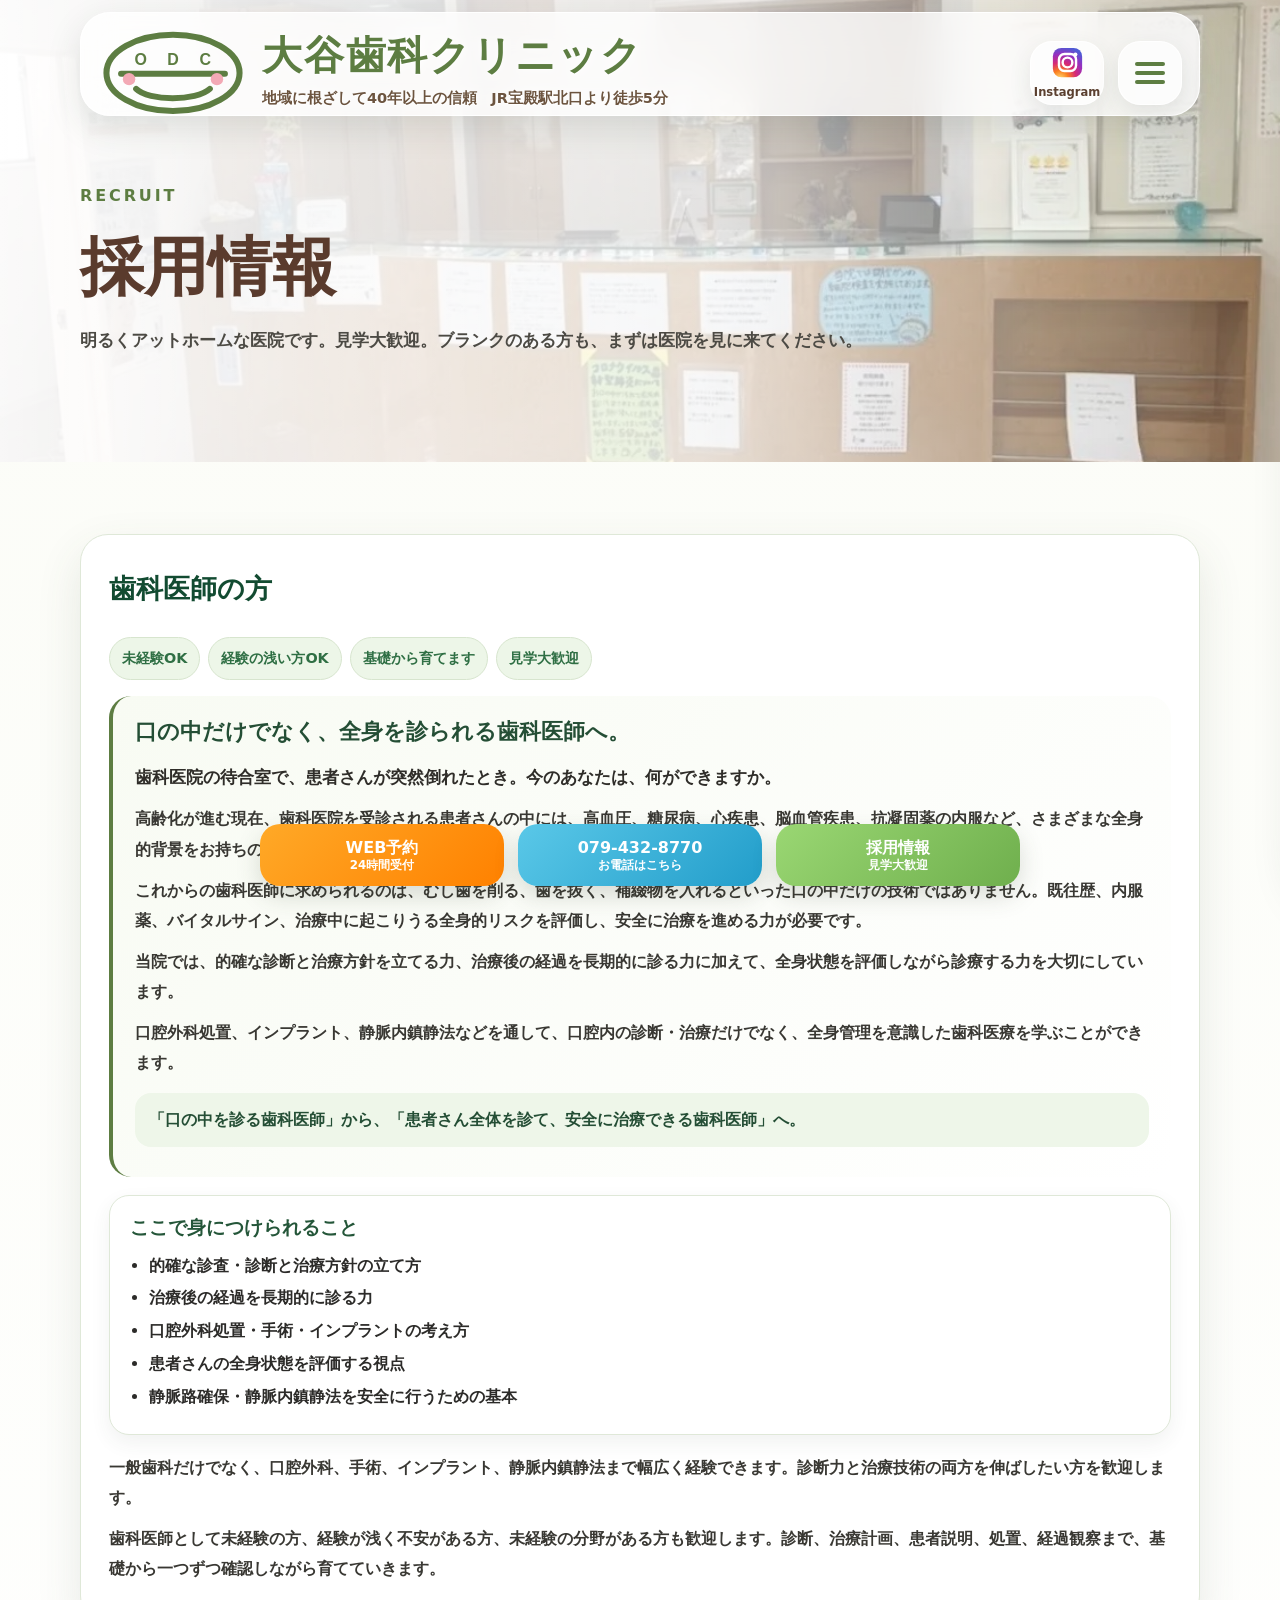
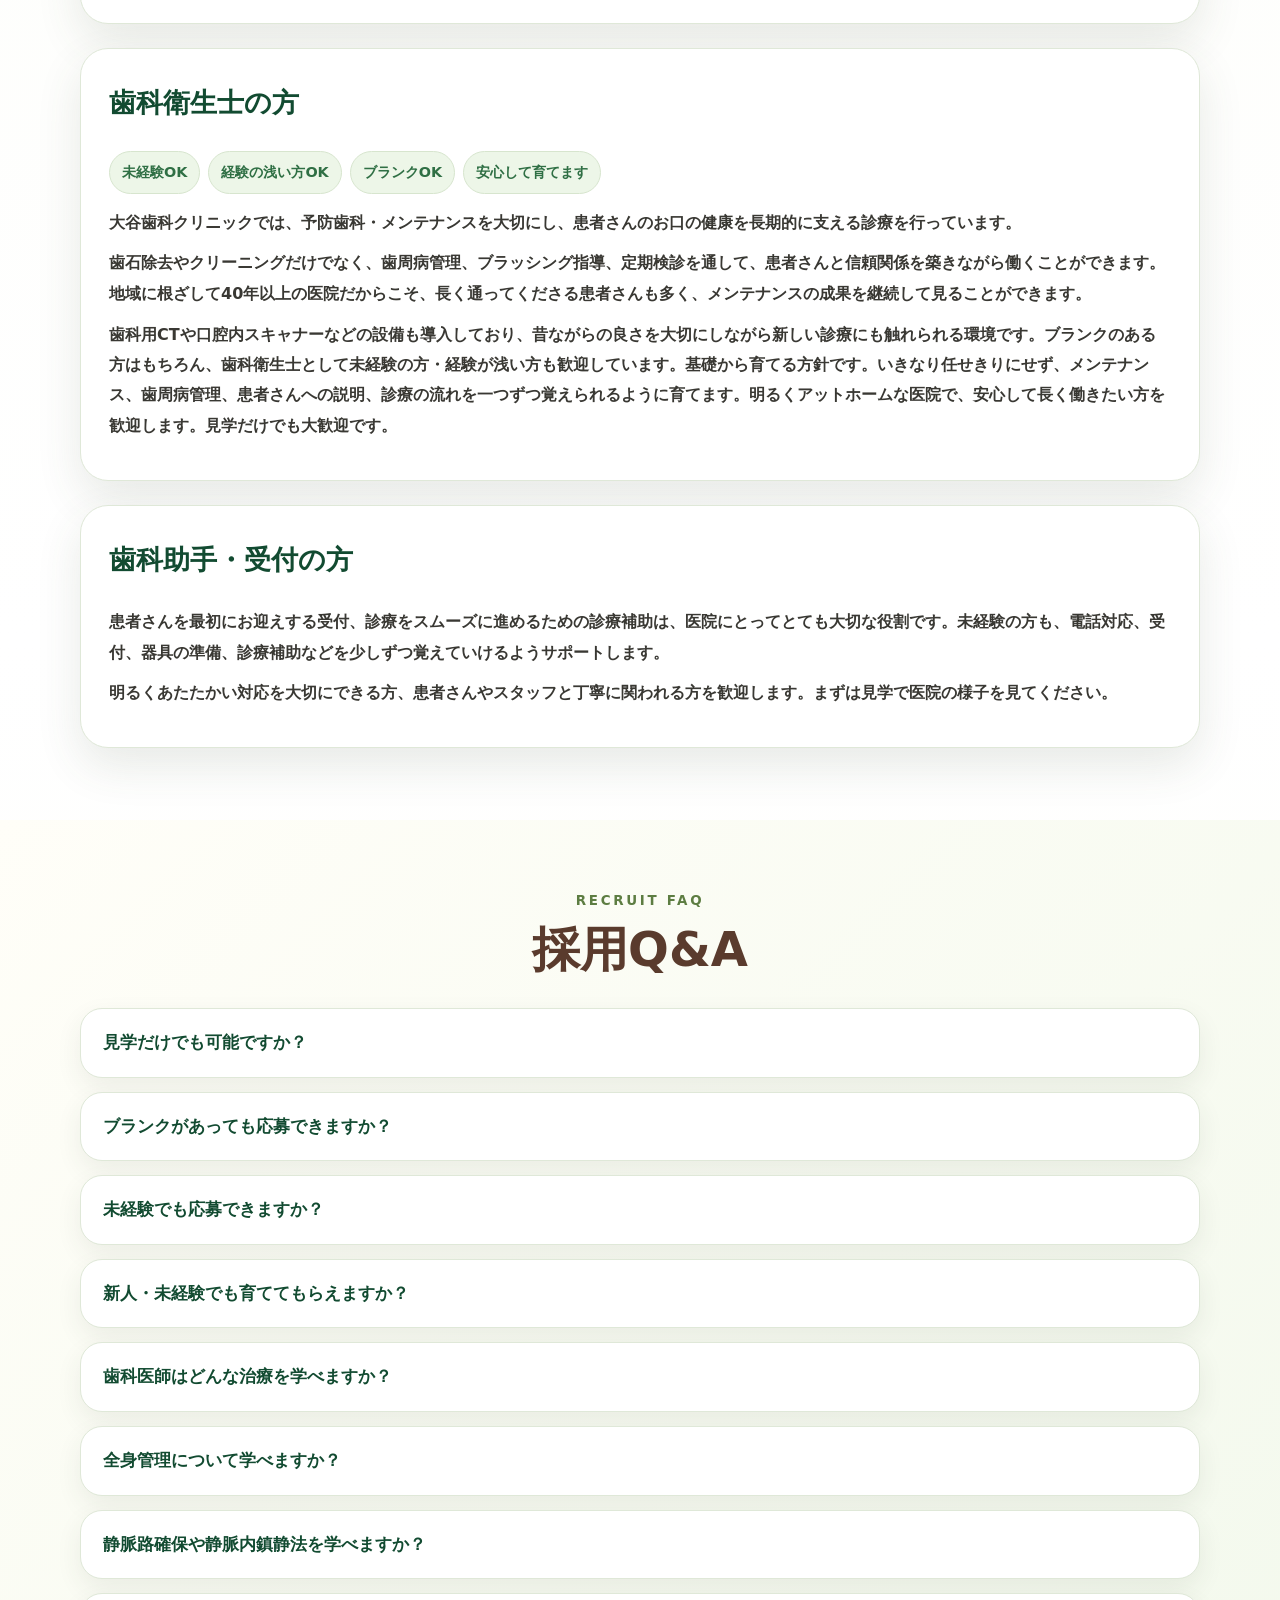
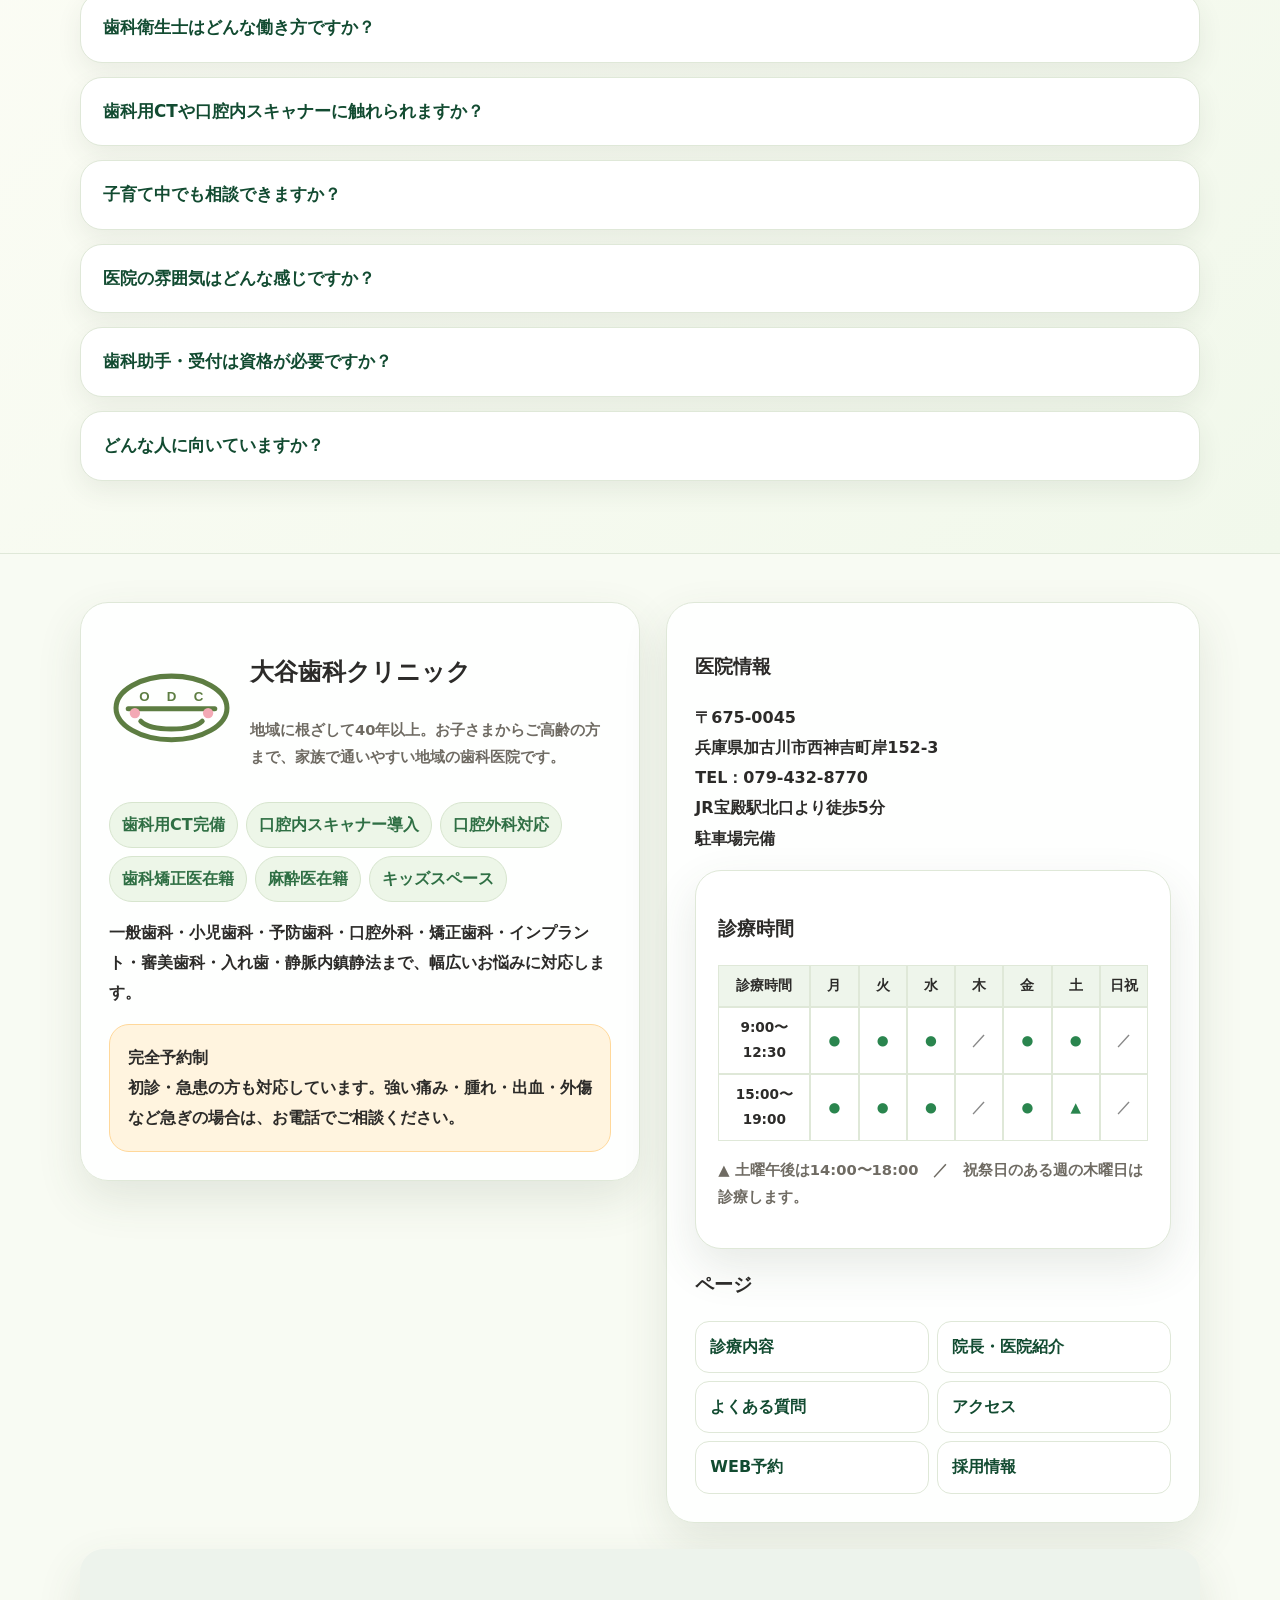
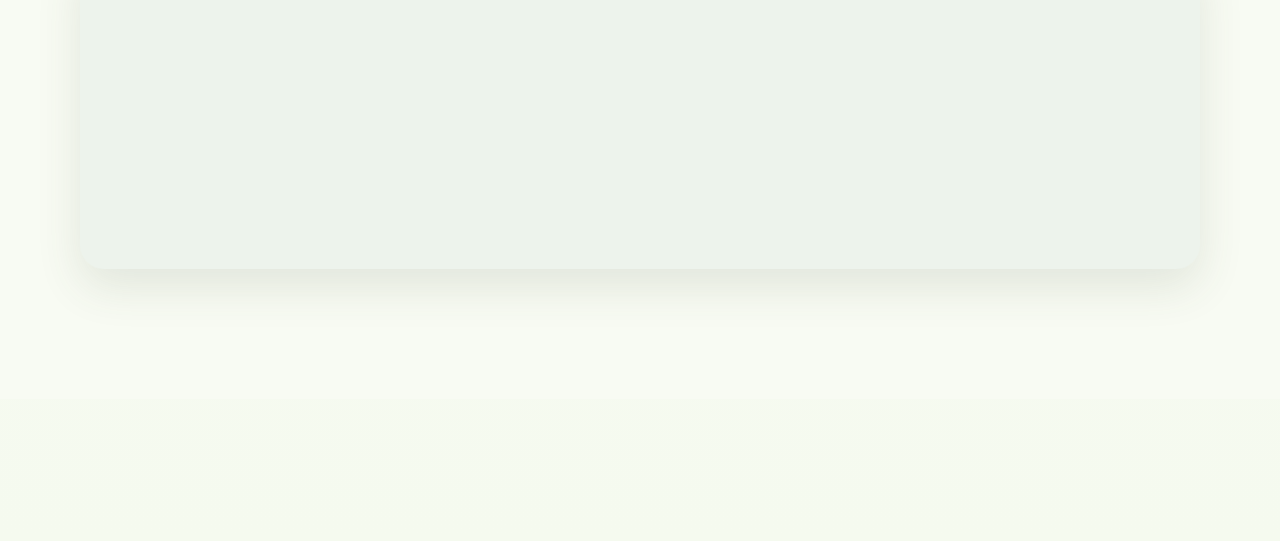
<file: recruit.html>
<!-- v26実修正版：ヘッダーODCロゴ背景を透明化。画像はdata URI直接埋め込み -->
<!DOCTYPE html><html lang="ja"><head><meta charset="utf-8"><meta name="viewport" content="width=device-width,initial-scale=1"><title>採用情報｜大谷歯科クリニック</title><meta name="description" content="大谷歯科クリニック公式サイト"><style>
:root{--green:#5d7d42;--deep:#124b31;--brown:#5a3b2d;--cream:#fbfcf6;--line:#dfe8d8;--orange:#ff8a00;--blue:#42b9df;--recruit:#8ac56a;--shadow:0 18px 45px rgba(65,82,54,.12)}
*{box-sizing:border-box}html{scroll-behavior:smooth}body{margin:0;background:linear-gradient(180deg,#fbfcf6,#fff 42%,#f5faef);font-family:'Hiragino Maru Gothic ProN','Yu Gothic','Hiragino Sans',system-ui,sans-serif;color:#2c2b29;line-height:1.88;font-weight:600;padding-bottom:96px}a{text-decoration:none;color:inherit}img{max-width:100%;display:block}.container{width:min(1120px,92vw);margin:auto}.section{padding:72px 0}.section.soft{background:linear-gradient(135deg,#fffef8,#f1f8eb)}.eyebrow{letter-spacing:.18em;color:var(--green);font-weight:900}.section-title{text-align:center;color:var(--brown);font-size:clamp(1.8rem,4vw,3rem);line-height:1.3;margin:0 0 28px}.section-title span{display:block;color:var(--green);font-size:.84rem;letter-spacing:.2em;margin-bottom:8px}.lead{font-size:1.08rem;color:#4c4a44}.white-card{background:rgba(255,255,255,.93);border:1px solid var(--line);border-radius:28px;padding:28px;box-shadow:var(--shadow)}.btn{display:inline-flex;justify-content:center;align-items:center;border-radius:999px;padding:13px 28px;font-weight:900;border:1px solid #aebd9c;background:#fff;color:var(--green)}.btn.fill{background:linear-gradient(135deg,#72984d,#4e7937);color:#fff;border:0}.note{font-size:.92rem;color:#6f6b63}.site-header{position:fixed;z-index:1000;top:12px;left:50%;transform:translateX(-50%);width:min(1120px,calc(100vw - 26px))}.header-shell{height:104px;border-radius:30px;background:rgba(255,255,255,.78);backdrop-filter:blur(16px);border:1px solid rgba(255,255,255,.92);box-shadow:0 12px 34px rgba(50,65,45,.13);display:grid;grid-template-columns:150px minmax(0,1fr) 74px 64px;gap:14px;align-items:center;padding:12px 17px;transition:.32s ease}.site-header.scrolled .header-shell{background:rgba(255,255,255,0);backdrop-filter:none;box-shadow:none;border-color:transparent}.header-logo{min-width:0;background:transparent}.odc-logo{width:100%;height:auto;object-fit:contain;border-radius:0;background:transparent!important;box-shadow:none!important;filter:none!important}.brand{min-width:0;overflow:hidden}.brand-title{font-size:clamp(1.7rem,3.1vw,2.75rem);line-height:1.05;color:var(--green);font-weight:900;letter-spacing:.045em;white-space:nowrap;text-shadow:0 1px 0 #fff,0 0 8px rgba(255,255,255,.9)}.brand-sub{margin-top:7px;display:flex;gap:14px;align-items:center;flex-wrap:nowrap;color:#6c543f;font-size:.91rem;font-weight:900;text-shadow:0 1px 0 #fff,0 0 8px rgba(255,255,255,.9)}.brand-sub span{white-space:nowrap}.insta-link,.menu-btn{height:64px;border-radius:22px;background:rgba(255,255,255,.72);border:1px solid rgba(255,255,255,.86);box-shadow:0 8px 22px rgba(60,70,50,.1);display:flex;align-items:center;justify-content:center}.site-header.scrolled .insta-link,.site-header.scrolled .menu-btn{background:rgba(255,255,255,.22);backdrop-filter:blur(8px)}.insta-link{flex-direction:column;font-weight:900;font-size:.72rem;color:#5b4030}.insta-svg{width:39px;height:39px}.menu-btn{appearance:none;cursor:pointer}.menu-lines{width:30px;height:22px;position:relative}.menu-lines span{position:absolute;left:0;width:100%;height:4px;border-radius:8px;background:var(--green)}.menu-lines span:nth-child(1){top:0}.menu-lines span:nth-child(2){top:9px}.menu-lines span:nth-child(3){top:18px}.menu-panel{position:fixed;z-index:1300;top:0;right:0;width:min(430px,88vw);height:100dvh;transform:translateX(110%);transition:.3s;background:rgba(255,255,255,.94);backdrop-filter:blur(16px);box-shadow:-20px 0 50px rgba(40,50,40,.18);border-radius:32px 0 0 32px;padding:90px 26px 120px}.menu-panel.open{transform:translateX(0)}.menu-panel .close{position:absolute;top:24px;right:24px;width:62px;height:62px;border-radius:50%;border:0;background:var(--green);color:white;font-size:2rem}.menu-panel nav{height:100%;display:flex;flex-direction:column;gap:13px}.menu-panel a{padding:18px 22px;border-radius:22px;background:#f1f7ee;color:#1d4b31;font-size:1.25rem;font-weight:900}.menu-panel a.recruit-link{margin-top:auto;background:#eaf6e4}.hero{min-height:790px;padding:160px 0 70px;background:linear-gradient(90deg,rgba(255,255,255,.94) 0%,rgba(255,255,255,.78) 47%,rgba(255,255,255,.12) 78%),var(--hero) center/cover no-repeat;position:relative}.hero .copy{width:min(620px,94vw)}.hero h1{font-size:clamp(2.35rem,5vw,4.6rem);line-height:1.33;color:var(--brown);margin:12px 0 18px}.feature-pills{display:grid;grid-template-columns:repeat(4,1fr);gap:12px;margin-top:28px}.pill{background:rgba(255,255,255,.88);border:1px solid var(--line);border-radius:18px;text-align:center;padding:13px 10px;color:var(--deep);font-weight:900;box-shadow:0 12px 24px rgba(45,65,45,.1)}.hero-actions{display:flex;gap:18px;align-items:center;margin-top:28px}.phone-big{border:2px solid #9bae8c;border-radius:999px;background:rgba(255,255,255,.9);color:var(--green);font-size:1.55rem;font-weight:900;padding:12px 28px}.two-col{display:grid;grid-template-columns:1fr 1.15fr;gap:32px;align-items:center}.photo-card{border-radius:26px;overflow:hidden;border:1px solid var(--line);box-shadow:var(--shadow);background:#fff}.photo-card.cover img{width:100%;height:100%;object-fit:cover}.photo-card.contain{padding:8px}.photo-card.contain img{width:100%;height:auto;object-fit:contain;border-radius:20px}.strength-grid,.service-grid{display:grid;grid-template-columns:repeat(3,1fr);gap:18px}.strength-card,.service-card{background:#fff;border:1px solid var(--line);border-radius:24px;padding:22px;box-shadow:0 14px 34px rgba(60,75,50,.09)}.strength-card strong,.service-card h3{color:var(--deep);font-size:1.18rem}.service-icon{width:76px;height:76px;margin-bottom:10px}.service-card p{font-size:.95rem;line-height:1.78}.service-cards-image-wrap{width:min(760px,100%);margin:0 auto}.service-cards-image{width:100%;height:auto;border-radius:26px;box-shadow:var(--shadow);border:1px solid var(--line);background:#fff}.clinic-photos{display:grid;grid-template-columns:repeat(4,1fr);gap:14px}.clinic-photos img{width:100%;height:170px;object-fit:cover;border-radius:18px;border:1px solid var(--line);box-shadow:0 8px 22px rgba(50,60,40,.08)}.clinic-photos .contain-photo{object-fit:contain;background:#fff}.schedule-wrap{background:#fff;border:1px solid var(--line);border-radius:26px;padding:22px;box-shadow:var(--shadow);overflow:hidden}.schedule-table{width:100%;border-collapse:separate;border-spacing:0;table-layout:fixed;font-weight:900}.schedule-table th,.schedule-table td{border:1px solid #dfe8d8;padding:10px 4px;text-align:center}.schedule-table th{background:#eef5eb}.schedule-table th:first-child,.schedule-table td:first-child{width:130px}.open{color:#2a854e;font-size:1.1rem}.closemark{color:#888}.tri{color:#2a854e}.compact-schedule .schedule-table th,.compact-schedule .schedule-table td{padding:7px 2px;font-size:.85rem}.compact-schedule .schedule-table th:first-child,.compact-schedule .schedule-table td:first-child{width:92px}.faq-list{display:grid;gap:14px}.faq-item{background:#fff;border:1px solid var(--line);border-radius:22px;overflow:hidden;box-shadow:0 10px 26px rgba(50,70,45,.08)}.faq-item summary{cursor:pointer;list-style:none;padding:18px 22px;color:var(--deep);font-weight:900;font-size:1.05rem}.faq-item summary::-webkit-details-marker{display:none}.faq-item p{margin:0;padding:18px 22px;border-top:1px solid var(--line);color:#4b4944}.map{border:0;width:100%;height:320px;border-radius:24px;box-shadow:var(--shadow);background:#edf3ec}.page-hero{padding:165px 0 88px;background:linear-gradient(90deg,rgba(255,255,255,.96) 0%,rgba(255,255,255,.78) 55%,rgba(255,255,255,.18)),var(--bg) center/cover no-repeat}.page-hero h1{font-size:clamp(2.3rem,5vw,4.2rem);color:var(--brown);line-height:1.25;margin:0 0 14px}.treatment-stack{display:grid;gap:30px}.treatment-block{background:#fff;border:1px solid var(--line);border-radius:30px;padding:22px;box-shadow:var(--shadow);display:grid;grid-template-columns:1.25fr 1fr;gap:26px;align-items:center}.treatment-block img{border-radius:22px;border:1px solid #edf1e8}.treatment-block h2{color:var(--deep);font-size:1.75rem;margin:0 0 10px}.checklist{list-style:none;padding:0;margin:16px 0 0}.checklist li{padding:9px 0 9px 32px;border-top:1px dashed #d4dfcd;position:relative}.checklist li:before{content:"";position:absolute;left:0;top:15px;width:18px;height:18px;border-radius:50%;background:#2d854c;box-shadow:inset 0 0 0 5px #fff;border:2px solid #2d854c}.job-grid{display:grid;grid-template-columns:1fr;gap:24px}.job-card{background:#fff;border:1px solid var(--line);border-radius:28px;padding:28px;box-shadow:var(--shadow)}.job-card h2{color:var(--deep);font-size:1.7rem}.highlight-copy{background:linear-gradient(135deg,#f8fbf3,#fff);border-left:6px solid var(--green);border-radius:22px;padding:24px;margin:20px 0}.bottom-cta{position:fixed;z-index:1200;left:50%;bottom:14px;transform:translateX(-50%);display:grid;grid-template-columns:1fr 1fr 1fr;gap:14px;width:min(760px,94vw);pointer-events:none}.bottom-cta a{pointer-events:auto;min-height:62px;border-radius:20px;color:#fff;display:flex;flex-direction:column;align-items:center;justify-content:center;font-weight:900;line-height:1.22;box-shadow:0 10px 24px rgba(60,70,50,.18)}.bottom-cta small{font-size:.74rem}.cta-reserve{background:linear-gradient(135deg,#ffa927,#ff8100)}.cta-phone{background:linear-gradient(135deg,#5ac8e8,#229dca)}.cta-recruit{background:linear-gradient(135deg,#9ad773,#6faf4d)}footer{background:#f8fbf3;border-top:1px solid var(--line);padding:48px 0 120px}.footer-rich{display:grid;grid-template-columns:1.05fr 1fr;gap:26px;align-items:start}.footer-brand{display:flex;gap:16px;align-items:center}.footer-brand .odc-logo{width:125px;background:transparent;border-radius:0}.badge-row{display:flex;gap:8px;flex-wrap:wrap;margin:16px 0}.badge{background:#edf6e8;border:1px solid #d7e5ce;border-radius:999px;color:#2f6f44;font-weight:900;padding:7px 12px}.footer-links{display:grid;grid-template-columns:repeat(2,1fr);gap:8px}.footer-links a{background:#fff;border:1px solid var(--line);border-radius:14px;padding:10px 14px;font-weight:900;color:var(--deep)}.footer-map{grid-column:1/-1}.access-info{display:grid;grid-template-columns:1fr 1fr;gap:18px}.reserve-box{background:#fff4df;border:1px solid #ffd89a;border-radius:20px;padding:18px}.about-photo-grid{display:grid;grid-template-columns:repeat(3,1fr);gap:14px}.about-photo-grid img{height:210px;object-fit:cover;border-radius:18px;border:1px solid var(--line)}.about-photo-grid img.contain-photo{object-fit:contain;background:#fff}.top-recruit-note{display:none}
@media (max-width:860px){body{padding-bottom:110px}.site-header{top:12px;width:calc(100vw - 18px)}.header-shell{height:92px;border-radius:26px;grid-template-columns:56px minmax(0,1fr) 50px 48px;gap:6px;padding:10px 10px}.brand-title{font-size:clamp(.88rem,3.65vw,1.2rem);letter-spacing:.005em;overflow:hidden;text-overflow:ellipsis}.brand-sub{display:block;margin-top:3px;font-size:clamp(.52rem,1.95vw,.68rem);line-height:1.28;overflow:hidden}.brand-sub span{display:block;white-space:nowrap;overflow:hidden;text-overflow:ellipsis}.insta-link,.menu-btn{height:52px;border-radius:18px}.insta-svg{width:30px;height:30px}.insta-link{font-size:.58rem}.menu-lines{width:25px}.hero{min-height:760px;padding:138px 0 44px;background:linear-gradient(180deg,rgba(255,255,255,.86),rgba(255,255,255,.68) 40%,rgba(255,255,255,.18)),var(--hero) center top/cover no-repeat}.feature-pills{grid-template-columns:repeat(2,1fr)}.hero-actions{display:grid}.phone-big{text-align:center;font-size:1.25rem}.two-col,.treatment-block,.footer-rich,.access-info{grid-template-columns:1fr}.strength-grid,.service-grid{grid-template-columns:repeat(2,1fr);gap:12px}.service-card{padding:18px 16px}.service-icon{width:62px;height:62px}.clinic-photos,.about-photo-grid{grid-template-columns:repeat(2,1fr)}.clinic-photos img,.about-photo-grid img{height:145px}.schedule-wrap{padding:14px}.schedule-table th:first-child,.schedule-table td:first-child{width:96px}.schedule-table th,.schedule-table td{font-size:.83rem;padding:8px 2px}.bottom-cta{gap:8px;bottom:12px}.bottom-cta a{border-radius:18px;min-height:58px;font-size:.95rem}.bottom-cta small{font-size:.68rem}.page-hero{padding:140px 0 70px}.footer-links{grid-template-columns:1fr}}
@media (max-width:390px){.header-shell{grid-template-columns:55px minmax(0,1fr) 50px 48px;gap:7px}.brand-title{font-size:clamp(.9rem,3.85vw,1.1rem)}.brand-sub{font-size:.56rem}.insta-link,.menu-btn{height:49px}.strength-grid,.service-grid{grid-template-columns:1fr}.bottom-cta a{font-size:.86rem}}

/* v26 TRUE FIX: readability, no duplicated strength copy, no mobile one-column collapse */
body{padding-bottom:142px}
.header-logo img.odc-logo{width:100%;height:auto;object-fit:contain}
.strength-card p{font-size:.95rem;line-height:1.78;margin:.75rem 0 0;color:#44413c}
.strength-card strong{display:block;line-height:1.35}
.job-card p{font-size:1rem;line-height:1.9;margin:.65rem 0;color:#393833}
.job-card h2{margin-top:0}.job-card h3{line-height:1.45}
.highlight-copy.compact-message{padding:20px 22px;border-left:4px solid var(--green);margin:16px 0;background:linear-gradient(135deg,#f8fbf3,#fff)}
.highlight-copy.compact-message h3{font-size:1.35rem;margin:0 0 14px;color:#244e35}
.highlight-copy.compact-message .question-copy{font-size:1.08rem;font-weight:800;color:#2f2d29}
.highlight-copy.compact-message .strong-line{font-weight:900;color:#244e35;background:#eef6e9;border-radius:16px;padding:12px 14px;margin-top:14px}
.learn-box{background:#fff;border:1px solid var(--line);border-radius:20px;padding:18px 20px;margin:18px 0;box-shadow:0 8px 20px rgba(60,75,50,.07)}
.learn-box h3{margin:0 0 10px;color:#245639}.learn-box ul{margin:0;padding-left:1.2em}.learn-box li{margin:.35rem 0;line-height:1.7}
@media (max-width:860px){body{padding-bottom:140px}.strength-grid{grid-template-columns:repeat(2,minmax(0,1fr))!important}.strength-card{padding:16px 14px}.strength-card strong{font-size:1rem}.strength-card p{font-size:.84rem;line-height:1.68}.job-card{padding:20px}.job-card p{font-size:.93rem;line-height:1.82}.highlight-copy.compact-message{padding:16px 16px;border-left-width:3px;border-radius:18px}.highlight-copy.compact-message h3{font-size:1.15rem}.highlight-copy.compact-message .question-copy{font-size:.98rem}.learn-box{padding:15px 16px}.bottom-cta a{font-size:.88rem}}
@media (max-width:390px){.strength-grid{grid-template-columns:repeat(2,minmax(0,1fr))!important}.strength-card{padding:14px 12px}.strength-card p{font-size:.8rem;line-height:1.62}.bottom-cta{gap:7px}.bottom-cta a{font-size:.82rem}}

.odc-logo-svg{display:block;width:100%;height:auto;background:transparent!important;overflow:visible;box-shadow:none!important;filter:none!important}.footer-brand .odc-logo-svg{width:125px;flex:0 0 auto}.materials-grid{display:grid;grid-template-columns:repeat(2,1fr);gap:18px;margin-top:24px}.material-poster{background:#fff;border:1px solid var(--line);border-radius:26px;padding:12px;box-shadow:var(--shadow)}.material-poster img{width:100%;height:auto;border-radius:18px;border:1px solid #eee}.material-note{margin-top:14px;color:#5d564d}.job-tag-row{display:flex;flex-wrap:wrap;gap:8px;margin:14px 0}.job-tag{display:inline-flex;align-items:center;border-radius:999px;padding:7px 12px;background:#edf6e8;border:1px solid #d7e5ce;color:#2f6f44;font-weight:900;font-size:.9rem}
@media(max-width:700px){.materials-grid{grid-template-columns:1fr}.material-poster{padding:8px;border-radius:20px}.job-card p,.highlight-copy p{line-height:1.8}.job-tag{font-size:.82rem}}
</style></head><body><header class="site-header"><div class="header-shell"><a class="header-logo" href="index.html"><svg class="odc-logo odc-logo-svg" viewBox="0 0 169 108" aria-label="ODCロゴ" role="img" xmlns="http://www.w3.org/2000/svg">
  <g fill="none" stroke="#5d7d42" stroke-width="6.8" stroke-linecap="round" stroke-linejoin="round">
    <ellipse cx="84.5" cy="54" rx="75" ry="43"/>
    <path d="M43 72c14 14 68 14 83 0"/>
    <path d="M26 55H143"/>
  </g>
  <g fill="#5d7d42" font-family="Arial, Helvetica, sans-serif" font-weight="700" font-size="18" text-anchor="middle">
    <text x="48" y="45">O</text><text x="84.5" y="45">D</text><text x="121" y="45">C</text>
  </g>
  <circle cx="35" cy="61" r="7" fill="#f3a9b5"/><circle cx="134" cy="61" r="7" fill="#f3a9b5"/>
</svg></a><div class="brand"><div class="brand-title">大谷歯科クリニック</div><div class="brand-sub"><span>地域に根ざして40年以上の信頼</span><span>JR宝殿駅北口より徒歩5分</span></div></div><a class="insta-link" href="https://www.instagram.com/otani_dentalclinic_kakogawa/" target="_blank" rel="noopener"><svg class="insta-svg" viewBox="0 0 64 64" aria-label="Instagram" role="img" xmlns="http://www.w3.org/2000/svg">
<defs><radialGradient id="ig1" cx="25%" cy="105%" r="110%"><stop offset="0" stop-color="#feda75"/><stop offset=".25" stop-color="#fa7e1e"/><stop offset=".5" stop-color="#d62976"/><stop offset=".75" stop-color="#962fbf"/><stop offset="1" stop-color="#4f5bd5"/></radialGradient></defs>
<rect x="8" y="8" width="48" height="48" rx="14" fill="url(#ig1)"/><rect x="18" y="18" width="28" height="28" rx="9" fill="none" stroke="white" stroke-width="4"/><circle cx="32" cy="32" r="8" fill="none" stroke="white" stroke-width="4"/><circle cx="45" cy="19" r="3.3" fill="white"/></svg><span>Instagram</span></a><button class="menu-btn" data-menu-open aria-label="メニューを開く"><span class="menu-lines"><span></span><span></span><span></span></span></button></div></header><aside class="menu-panel" aria-label="メニュー"><button class="close" data-menu-close>×</button><nav><a href="index.html">トップ</a><a href="treatment.html">診療内容</a><a href="about.html">院長・医院紹介</a><a href="faq.html">よくある質問</a><a href="access.html">アクセス</a><a href="reservation.html">WEB予約</a><a href="recruit.html" class="recruit-link">採用情報</a></nav></aside><main><section class="page-hero" style="--bg:url('[data-uri]')"><div class="container"><p class="eyebrow">RECRUIT</p><h1>採用情報</h1><p class="lead">明るくアットホームな医院です。見学大歓迎。ブランクのある方も、まずは医院を見に来てください。</p></div></section><section class="section"><div class="container"><div class="job-grid"><article class="job-card job-card-dentist">
<h2>歯科医師の方</h2><div class="job-tag-row"><span class="job-tag">未経験OK</span><span class="job-tag">経験の浅い方OK</span><span class="job-tag">基礎から育てます</span><span class="job-tag">見学大歓迎</span></div>
<div class="highlight-copy compact-message">
<h3>口の中だけでなく、全身を診られる歯科医師へ。</h3>
<p class="question-copy">歯科医院の待合室で、患者さんが突然倒れたとき。今のあなたは、何ができますか。</p>
<p>高齢化が進む現在、歯科医院を受診される患者さんの中には、高血圧、糖尿病、心疾患、脳血管疾患、抗凝固薬の内服など、さまざまな全身的背景をお持ちの方が少なくありません。</p>
<p>これからの歯科医師に求められるのは、むし歯を削る、歯を抜く、補綴物を入れるといった口の中だけの技術ではありません。既往歴、内服薬、バイタルサイン、治療中に起こりうる全身的リスクを評価し、安全に治療を進める力が必要です。</p>
<p>当院では、的確な診断と治療方針を立てる力、治療後の経過を長期的に診る力に加えて、全身状態を評価しながら診療する力を大切にしています。</p>
<p>口腔外科処置、インプラント、静脈内鎮静法などを通して、口腔内の診断・治療だけでなく、全身管理を意識した歯科医療を学ぶことができます。</p>
<p class="strong-line">「口の中を診る歯科医師」から、「患者さん全体を診て、安全に治療できる歯科医師」へ。</p>
</div>
<div class="learn-box">
<h3>ここで身につけられること</h3>
<ul>
<li>的確な診査・診断と治療方針の立て方</li>
<li>治療後の経過を長期的に診る力</li>
<li>口腔外科処置・手術・インプラントの考え方</li>
<li>患者さんの全身状態を評価する視点</li>
<li>静脈路確保・静脈内鎮静法を安全に行うための基本</li>
</ul>
</div>
<p>一般歯科だけでなく、口腔外科、手術、インプラント、静脈内鎮静法まで幅広く経験できます。診断力と治療技術の両方を伸ばしたい方を歓迎します。</p><p>歯科医師として未経験の方、経験が浅く不安がある方、未経験の分野がある方も歓迎します。診断、治療計画、患者説明、処置、経過観察まで、基礎から一つずつ確認しながら育てていきます。</p>
</article>
<article class="job-card">
<h2>歯科衛生士の方</h2><div class="job-tag-row"><span class="job-tag">未経験OK</span><span class="job-tag">経験の浅い方OK</span><span class="job-tag">ブランクOK</span><span class="job-tag">安心して育てます</span></div><p>大谷歯科クリニックでは、予防歯科・メンテナンスを大切にし、患者さんのお口の健康を長期的に支える診療を行っています。</p><p>歯石除去やクリーニングだけでなく、歯周病管理、ブラッシング指導、定期検診を通して、患者さんと信頼関係を築きながら働くことができます。地域に根ざして40年以上の医院だからこそ、長く通ってくださる患者さんも多く、メンテナンスの成果を継続して見ることができます。</p><p>歯科用CTや口腔内スキャナーなどの設備も導入しており、昔ながらの良さを大切にしながら新しい診療にも触れられる環境です。ブランクのある方はもちろん、歯科衛生士として未経験の方・経験が浅い方も歓迎しています。基礎から育てる方針です。いきなり任せきりにせず、メンテナンス、歯周病管理、患者さんへの説明、診療の流れを一つずつ覚えられるように育てます。明るくアットホームな医院で、安心して長く働きたい方を歓迎します。見学だけでも大歓迎です。</p></article><article class="job-card"><h2>歯科助手・受付の方</h2><p>患者さんを最初にお迎えする受付、診療をスムーズに進めるための診療補助は、医院にとってとても大切な役割です。未経験の方も、電話対応、受付、器具の準備、診療補助などを少しずつ覚えていけるようサポートします。</p><p>明るくあたたかい対応を大切にできる方、患者さんやスタッフと丁寧に関われる方を歓迎します。まずは見学で医院の様子を見てください。</p></article></div></div></section><section class="section soft"><div class="container"><h2 class="section-title"><span>RECRUIT FAQ</span>採用Q&A</h2><div class="faq-list"><details class="faq-item"><summary>見学だけでも可能ですか？</summary><p>はい、見学だけでも大歓迎です。いきなり応募するのが不安な方も、まずは医院の明るくアットホームな空気やスタッフの様子を見に来てください。</p></details><details class="faq-item"><summary>ブランクがあっても応募できますか？</summary><p>ブランクのある方も歓迎しています。医院の流れに慣れながら、少しずつできることを増やせるようにサポートします。</p></details><details class="faq-item"><summary>未経験でも応募できますか？</summary><p>はい。歯科医師の方・歯科衛生士の方も、未経験の分野がある方や経験が浅い方を歓迎しています。基礎から一つずつ確認しながら育てます。歯科助手・受付の方も未経験から、患者さん対応、電話対応、診療補助などを覚えていける環境です。</p></details><details class="faq-item"><summary>新人・未経験でも育ててもらえますか？</summary><p>はい。最初からすべてを求めるのではなく、診療の流れ、患者さんへの説明、基本手技、診断の考え方を段階的に確認します。歯科医師・歯科衛生士ともに、安心して成長できるように育てます。</p></details><details class="faq-item"><summary>歯科医師はどんな治療を学べますか？</summary><p>一般歯科だけでなく、口腔外科、手術、インプラント、静脈内鎮静法を含め、幅広い診療を経験できます。</p></details><details class="faq-item"><summary>全身管理について学べますか？</summary><p>お口の中だけでなく、既往歴、内服薬、バイタルサイン、全身状態を評価しながら安全に診療する考え方を学べます。</p></details><details class="faq-item"><summary>静脈路確保や静脈内鎮静法を学べますか？</summary><p>はい。静脈路確保や静脈内鎮静法を、特別なものとしてではなく安全な歯科医療に必要な技術として身につけることを目指します。</p></details><details class="faq-item"><summary>歯科衛生士はどんな働き方ですか？</summary><p>予防歯科、メンテナンス、歯周病管理、ブラッシング指導を通して、患者さんと長期的な信頼関係を築きながら働けます。</p></details><details class="faq-item"><summary>歯科用CTや口腔内スキャナーに触れられますか？</summary><p>はい。昔ながらの良さを大切にしながら、新しい設備にも触れられる環境です。</p></details><details class="faq-item"><summary>子育て中でも相談できますか？</summary><p>勤務日数や時間については相談しながら考えます。まずは希望する働き方をお聞かせください。</p></details><details class="faq-item"><summary>医院の雰囲気はどんな感じですか？</summary><p>明るくアットホームな雰囲気です。患者さんにもスタッフにも、丁寧であたたかい対応を大切にしています。</p></details><details class="faq-item"><summary>歯科助手・受付は資格が必要ですか？</summary><p>資格がなくても相談できます。患者さんの最初の窓口として、笑顔で対応できる方を歓迎します。</p></details><details class="faq-item"><summary>どんな人に向いていますか？</summary><p>患者さんに丁寧に向き合いたい方、学ぶ姿勢を大切にできる方、長く地域医療に関わりたい方に向いています。</p></details></div></div></section></main><footer><div class="container footer-rich"><div class="white-card"><div class="footer-brand"><svg class="odc-logo odc-logo-svg" viewBox="0 0 169 108" aria-label="ODCロゴ" role="img" xmlns="http://www.w3.org/2000/svg">
  <g fill="none" stroke="#5d7d42" stroke-width="6.8" stroke-linecap="round" stroke-linejoin="round">
    <ellipse cx="84.5" cy="54" rx="75" ry="43"/>
    <path d="M43 72c14 14 68 14 83 0"/>
    <path d="M26 55H143"/>
  </g>
  <g fill="#5d7d42" font-family="Arial, Helvetica, sans-serif" font-weight="700" font-size="18" text-anchor="middle">
    <text x="48" y="45">O</text><text x="84.5" y="45">D</text><text x="121" y="45">C</text>
  </g>
  <circle cx="35" cy="61" r="7" fill="#f3a9b5"/><circle cx="134" cy="61" r="7" fill="#f3a9b5"/>
</svg><div><h2>大谷歯科クリニック</h2><p class="note">地域に根ざして40年以上。お子さまからご高齢の方まで、家族で通いやすい地域の歯科医院です。</p></div></div><div class="badge-row"><span class="badge">歯科用CT完備</span><span class="badge">口腔内スキャナー導入</span><span class="badge">口腔外科対応</span><span class="badge">歯科矯正医在籍</span><span class="badge">麻酔医在籍</span><span class="badge">キッズスペース</span></div><p>一般歯科・小児歯科・予防歯科・口腔外科・矯正歯科・インプラント・審美歯科・入れ歯・静脈内鎮静法まで、幅広いお悩みに対応します。</p><div class="reserve-box"><strong>完全予約制</strong><br>初診・急患の方も対応しています。強い痛み・腫れ・出血・外傷など急ぎの場合は、お電話でご相談ください。</div></div><div class="white-card"><h3>医院情報</h3><p>〒675-0045<br>兵庫県加古川市西神吉町岸152-3<br><a href="tel:0794328770">TEL：079-432-8770</a><br>JR宝殿駅北口より徒歩5分<br>駐車場完備</p><div class="schedule-wrap compact-schedule"><h3>診療時間</h3><table class="schedule-table"><thead><tr><th>診療時間</th><th>月</th><th>火</th><th>水</th><th>木</th><th>金</th><th>土</th><th>日祝</th></tr></thead><tbody><tr><td>9:00〜12:30</td><td class="open">●</td><td class="open">●</td><td class="open">●</td><td class="closemark">／</td><td class="open">●</td><td class="open">●</td><td class="closemark">／</td></tr><tr><td>15:00〜19:00</td><td class="open">●</td><td class="open">●</td><td class="open">●</td><td class="closemark">／</td><td class="open">●</td><td class="tri">▲</td><td class="closemark">／</td></tr></tbody></table><p class="note">▲ 土曜午後は14:00〜18:00　／　祝祭日のある週の木曜日は診療します。</p></div><h3>ページ</h3><div class="footer-links"><a href="treatment.html">診療内容</a><a href="about.html">院長・医院紹介</a><a href="faq.html">よくある質問</a><a href="access.html">アクセス</a><a href="reservation.html">WEB予約</a><a href="recruit.html">採用情報</a></div></div><div class="footer-map"><iframe class="map" loading="lazy" src="https://www.google.com/maps?q=%E5%85%B5%E5%BA%AB%E7%9C%8C%E5%8A%A0%E5%8F%A4%E5%B7%9D%E5%B8%82%E8%A5%BF%E7%A5%9E%E5%90%89%E7%94%BA%E5%B2%B8152-3%20%E5%A4%A7%E8%B0%B7%E6%AD%AF%E7%A7%91%E3%82%AF%E3%83%AA%E3%83%8B%E3%83%83%E3%82%AF&output=embed" referrerpolicy="no-referrer-when-downgrade"></iframe></div></div></footer><div class="bottom-cta"><a class="cta-reserve" href="https://docs.google.com/forms/d/e/1FAIpQLSc02gmIEZNWJE6JWPG1dXtvnsOhDonfTxqBr8KvjWhz_xLQvQ/viewform?usp=preview"><span>WEB予約</span><small>24時間受付</small></a><a class="cta-phone" href="tel:0794328770"><span>079-432-8770</span><small>お電話はこちら</small></a><a class="cta-recruit" href="recruit.html"><span>採用情報</span><small>見学大歓迎</small></a></div><script>document.addEventListener('DOMContentLoaded',()=>{const h=document.querySelector('.site-header');const f=()=>{window.scrollY>78?h.classList.add('scrolled'):h.classList.remove('scrolled')};f();window.addEventListener('scroll',f,{passive:true});const m=document.querySelector('.menu-panel');document.querySelectorAll('[data-menu-open]').forEach(b=>b.addEventListener('click',()=>m.classList.add('open')));document.querySelectorAll('[data-menu-close],.menu-panel a').forEach(b=>b.addEventListener('click',()=>m.classList.remove('open')));});</script></body></html>
</file>
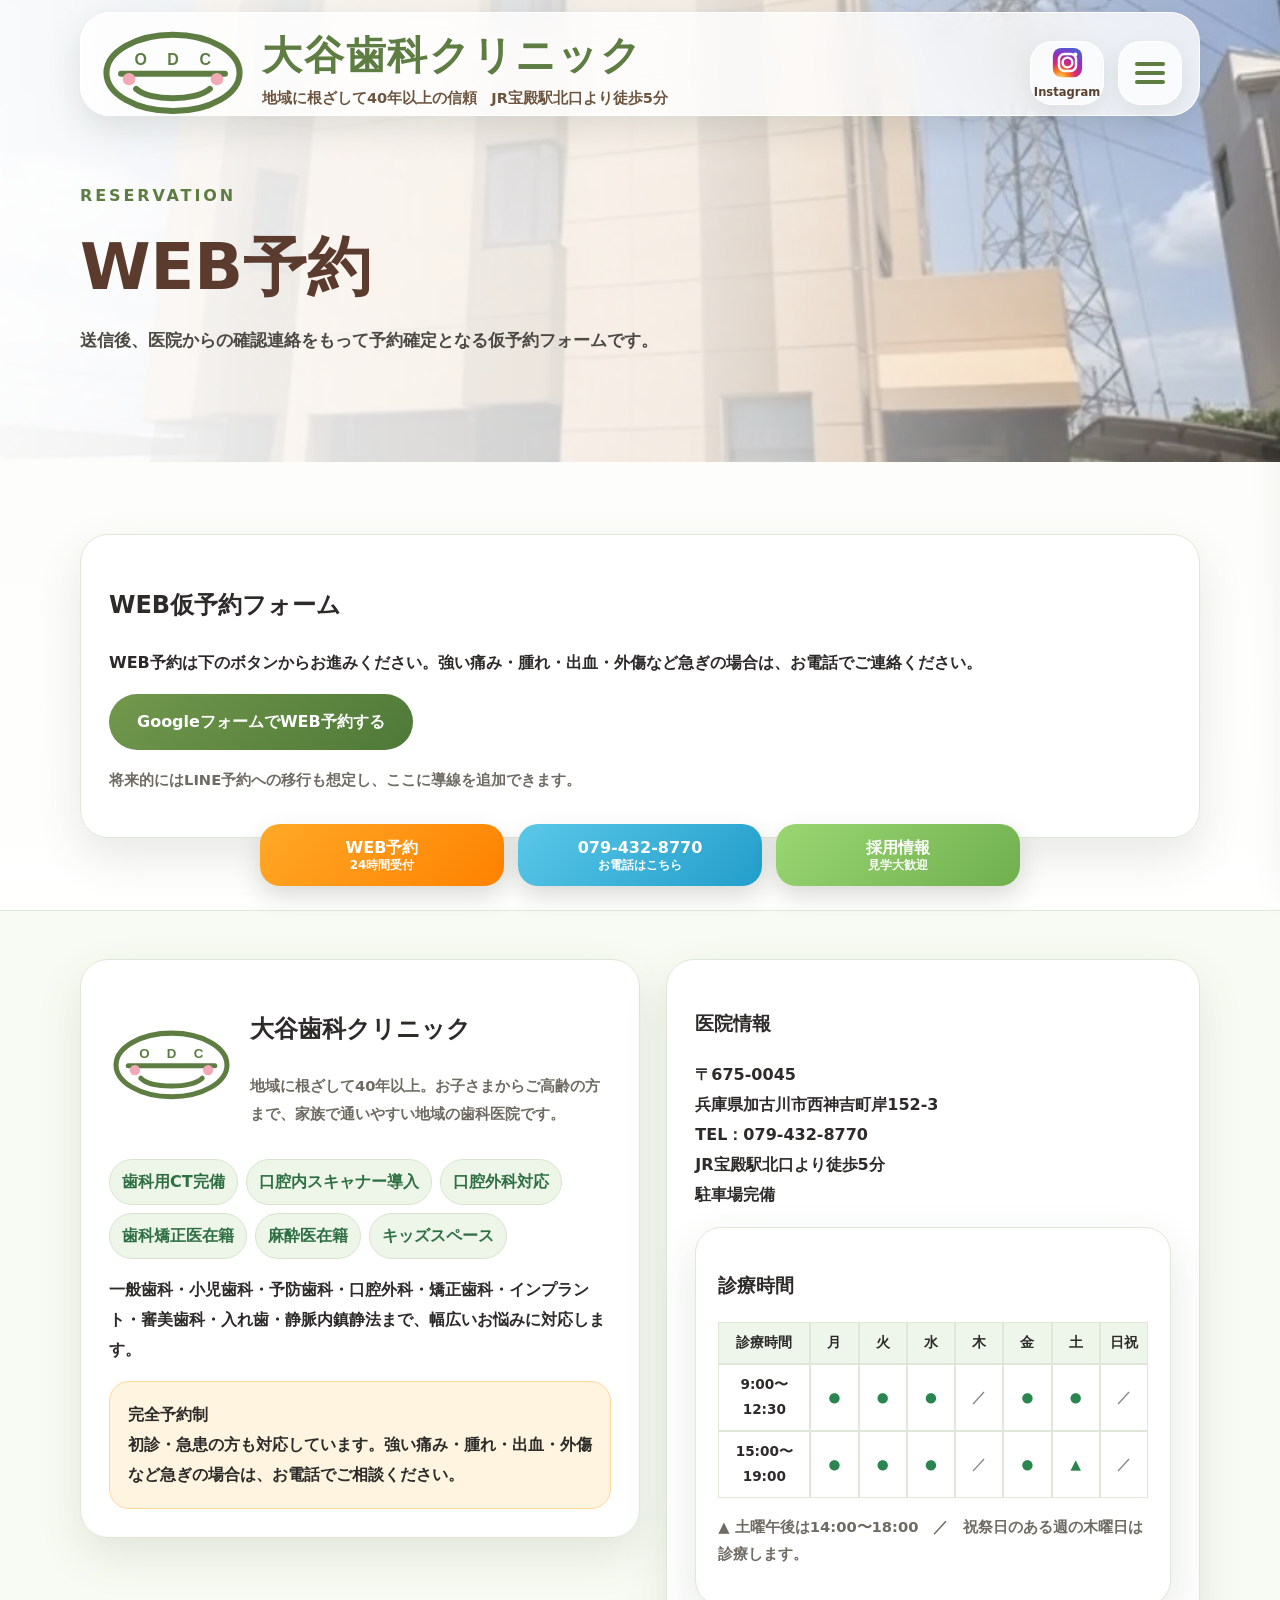
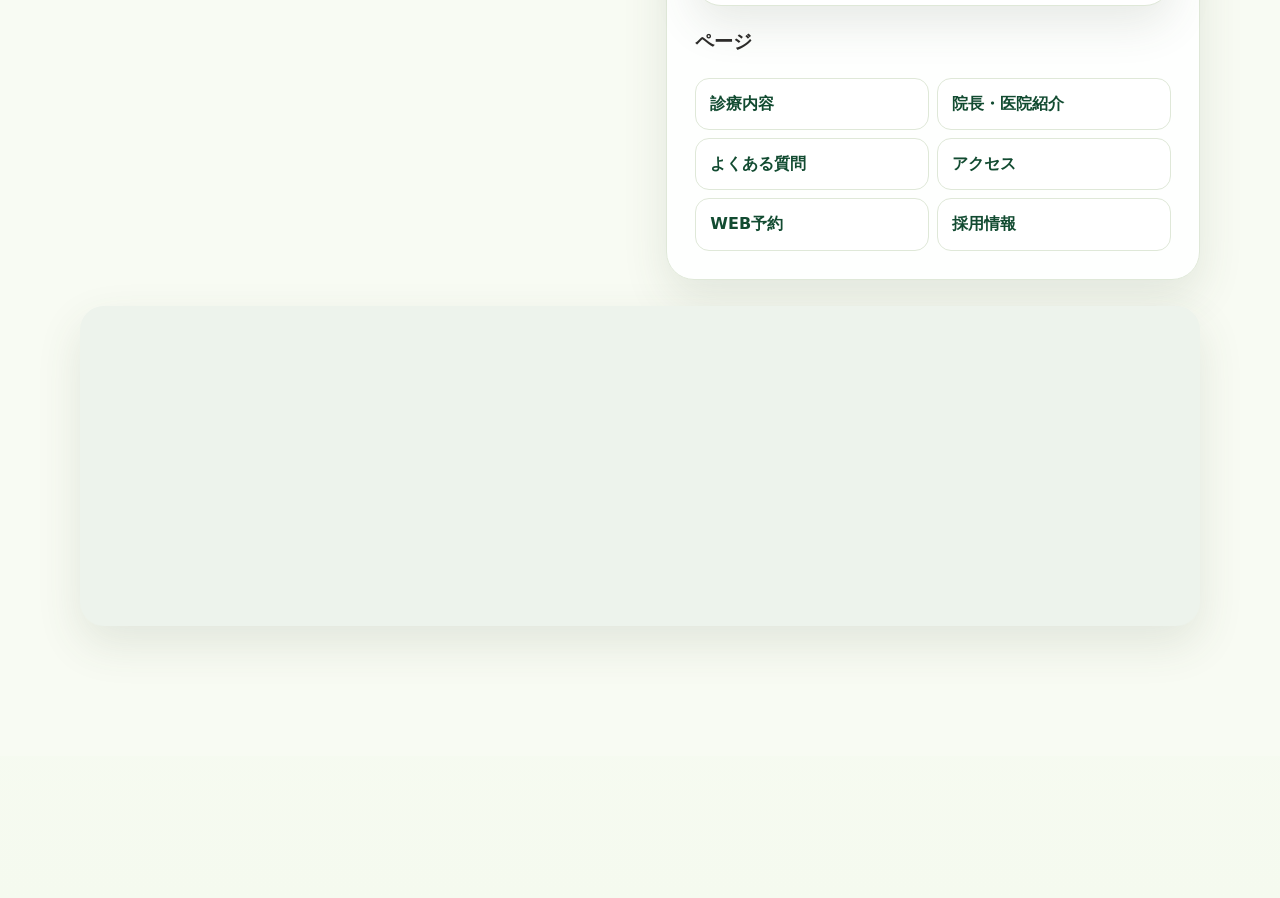
<file: reservation.html>
<!-- v26実修正版：ヘッダーODCロゴ背景を透明化。画像はdata URI直接埋め込み -->
<!DOCTYPE html><html lang="ja"><head><meta charset="utf-8"><meta name="viewport" content="width=device-width,initial-scale=1"><title>WEB予約｜大谷歯科クリニック</title><meta name="description" content="大谷歯科クリニック公式サイト"><style>
:root{--green:#5d7d42;--deep:#124b31;--brown:#5a3b2d;--cream:#fbfcf6;--line:#dfe8d8;--orange:#ff8a00;--blue:#42b9df;--recruit:#8ac56a;--shadow:0 18px 45px rgba(65,82,54,.12)}
*{box-sizing:border-box}html{scroll-behavior:smooth}body{margin:0;background:linear-gradient(180deg,#fbfcf6,#fff 42%,#f5faef);font-family:'Hiragino Maru Gothic ProN','Yu Gothic','Hiragino Sans',system-ui,sans-serif;color:#2c2b29;line-height:1.88;font-weight:600;padding-bottom:96px}a{text-decoration:none;color:inherit}img{max-width:100%;display:block}.container{width:min(1120px,92vw);margin:auto}.section{padding:72px 0}.section.soft{background:linear-gradient(135deg,#fffef8,#f1f8eb)}.eyebrow{letter-spacing:.18em;color:var(--green);font-weight:900}.section-title{text-align:center;color:var(--brown);font-size:clamp(1.8rem,4vw,3rem);line-height:1.3;margin:0 0 28px}.section-title span{display:block;color:var(--green);font-size:.84rem;letter-spacing:.2em;margin-bottom:8px}.lead{font-size:1.08rem;color:#4c4a44}.white-card{background:rgba(255,255,255,.93);border:1px solid var(--line);border-radius:28px;padding:28px;box-shadow:var(--shadow)}.btn{display:inline-flex;justify-content:center;align-items:center;border-radius:999px;padding:13px 28px;font-weight:900;border:1px solid #aebd9c;background:#fff;color:var(--green)}.btn.fill{background:linear-gradient(135deg,#72984d,#4e7937);color:#fff;border:0}.note{font-size:.92rem;color:#6f6b63}.site-header{position:fixed;z-index:1000;top:12px;left:50%;transform:translateX(-50%);width:min(1120px,calc(100vw - 26px))}.header-shell{height:104px;border-radius:30px;background:rgba(255,255,255,.78);backdrop-filter:blur(16px);border:1px solid rgba(255,255,255,.92);box-shadow:0 12px 34px rgba(50,65,45,.13);display:grid;grid-template-columns:150px minmax(0,1fr) 74px 64px;gap:14px;align-items:center;padding:12px 17px;transition:.32s ease}.site-header.scrolled .header-shell{background:rgba(255,255,255,0);backdrop-filter:none;box-shadow:none;border-color:transparent}.header-logo{min-width:0;background:transparent}.odc-logo{width:100%;height:auto;object-fit:contain;border-radius:0;background:transparent!important;box-shadow:none!important;filter:none!important}.brand{min-width:0;overflow:hidden}.brand-title{font-size:clamp(1.7rem,3.1vw,2.75rem);line-height:1.05;color:var(--green);font-weight:900;letter-spacing:.045em;white-space:nowrap;text-shadow:0 1px 0 #fff,0 0 8px rgba(255,255,255,.9)}.brand-sub{margin-top:7px;display:flex;gap:14px;align-items:center;flex-wrap:nowrap;color:#6c543f;font-size:.91rem;font-weight:900;text-shadow:0 1px 0 #fff,0 0 8px rgba(255,255,255,.9)}.brand-sub span{white-space:nowrap}.insta-link,.menu-btn{height:64px;border-radius:22px;background:rgba(255,255,255,.72);border:1px solid rgba(255,255,255,.86);box-shadow:0 8px 22px rgba(60,70,50,.1);display:flex;align-items:center;justify-content:center}.site-header.scrolled .insta-link,.site-header.scrolled .menu-btn{background:rgba(255,255,255,.22);backdrop-filter:blur(8px)}.insta-link{flex-direction:column;font-weight:900;font-size:.72rem;color:#5b4030}.insta-svg{width:39px;height:39px}.menu-btn{appearance:none;cursor:pointer}.menu-lines{width:30px;height:22px;position:relative}.menu-lines span{position:absolute;left:0;width:100%;height:4px;border-radius:8px;background:var(--green)}.menu-lines span:nth-child(1){top:0}.menu-lines span:nth-child(2){top:9px}.menu-lines span:nth-child(3){top:18px}.menu-panel{position:fixed;z-index:1300;top:0;right:0;width:min(430px,88vw);height:100dvh;transform:translateX(110%);transition:.3s;background:rgba(255,255,255,.94);backdrop-filter:blur(16px);box-shadow:-20px 0 50px rgba(40,50,40,.18);border-radius:32px 0 0 32px;padding:90px 26px 120px}.menu-panel.open{transform:translateX(0)}.menu-panel .close{position:absolute;top:24px;right:24px;width:62px;height:62px;border-radius:50%;border:0;background:var(--green);color:white;font-size:2rem}.menu-panel nav{height:100%;display:flex;flex-direction:column;gap:13px}.menu-panel a{padding:18px 22px;border-radius:22px;background:#f1f7ee;color:#1d4b31;font-size:1.25rem;font-weight:900}.menu-panel a.recruit-link{margin-top:auto;background:#eaf6e4}.hero{min-height:790px;padding:160px 0 70px;background:linear-gradient(90deg,rgba(255,255,255,.94) 0%,rgba(255,255,255,.78) 47%,rgba(255,255,255,.12) 78%),var(--hero) center/cover no-repeat;position:relative}.hero .copy{width:min(620px,94vw)}.hero h1{font-size:clamp(2.35rem,5vw,4.6rem);line-height:1.33;color:var(--brown);margin:12px 0 18px}.feature-pills{display:grid;grid-template-columns:repeat(4,1fr);gap:12px;margin-top:28px}.pill{background:rgba(255,255,255,.88);border:1px solid var(--line);border-radius:18px;text-align:center;padding:13px 10px;color:var(--deep);font-weight:900;box-shadow:0 12px 24px rgba(45,65,45,.1)}.hero-actions{display:flex;gap:18px;align-items:center;margin-top:28px}.phone-big{border:2px solid #9bae8c;border-radius:999px;background:rgba(255,255,255,.9);color:var(--green);font-size:1.55rem;font-weight:900;padding:12px 28px}.two-col{display:grid;grid-template-columns:1fr 1.15fr;gap:32px;align-items:center}.photo-card{border-radius:26px;overflow:hidden;border:1px solid var(--line);box-shadow:var(--shadow);background:#fff}.photo-card.cover img{width:100%;height:100%;object-fit:cover}.photo-card.contain{padding:8px}.photo-card.contain img{width:100%;height:auto;object-fit:contain;border-radius:20px}.strength-grid,.service-grid{display:grid;grid-template-columns:repeat(3,1fr);gap:18px}.strength-card,.service-card{background:#fff;border:1px solid var(--line);border-radius:24px;padding:22px;box-shadow:0 14px 34px rgba(60,75,50,.09)}.strength-card strong,.service-card h3{color:var(--deep);font-size:1.18rem}.service-icon{width:76px;height:76px;margin-bottom:10px}.service-card p{font-size:.95rem;line-height:1.78}.service-cards-image-wrap{width:min(760px,100%);margin:0 auto}.service-cards-image{width:100%;height:auto;border-radius:26px;box-shadow:var(--shadow);border:1px solid var(--line);background:#fff}.clinic-photos{display:grid;grid-template-columns:repeat(4,1fr);gap:14px}.clinic-photos img{width:100%;height:170px;object-fit:cover;border-radius:18px;border:1px solid var(--line);box-shadow:0 8px 22px rgba(50,60,40,.08)}.clinic-photos .contain-photo{object-fit:contain;background:#fff}.schedule-wrap{background:#fff;border:1px solid var(--line);border-radius:26px;padding:22px;box-shadow:var(--shadow);overflow:hidden}.schedule-table{width:100%;border-collapse:separate;border-spacing:0;table-layout:fixed;font-weight:900}.schedule-table th,.schedule-table td{border:1px solid #dfe8d8;padding:10px 4px;text-align:center}.schedule-table th{background:#eef5eb}.schedule-table th:first-child,.schedule-table td:first-child{width:130px}.open{color:#2a854e;font-size:1.1rem}.closemark{color:#888}.tri{color:#2a854e}.compact-schedule .schedule-table th,.compact-schedule .schedule-table td{padding:7px 2px;font-size:.85rem}.compact-schedule .schedule-table th:first-child,.compact-schedule .schedule-table td:first-child{width:92px}.faq-list{display:grid;gap:14px}.faq-item{background:#fff;border:1px solid var(--line);border-radius:22px;overflow:hidden;box-shadow:0 10px 26px rgba(50,70,45,.08)}.faq-item summary{cursor:pointer;list-style:none;padding:18px 22px;color:var(--deep);font-weight:900;font-size:1.05rem}.faq-item summary::-webkit-details-marker{display:none}.faq-item p{margin:0;padding:18px 22px;border-top:1px solid var(--line);color:#4b4944}.map{border:0;width:100%;height:320px;border-radius:24px;box-shadow:var(--shadow);background:#edf3ec}.page-hero{padding:165px 0 88px;background:linear-gradient(90deg,rgba(255,255,255,.96) 0%,rgba(255,255,255,.78) 55%,rgba(255,255,255,.18)),var(--bg) center/cover no-repeat}.page-hero h1{font-size:clamp(2.3rem,5vw,4.2rem);color:var(--brown);line-height:1.25;margin:0 0 14px}.treatment-stack{display:grid;gap:30px}.treatment-block{background:#fff;border:1px solid var(--line);border-radius:30px;padding:22px;box-shadow:var(--shadow);display:grid;grid-template-columns:1.25fr 1fr;gap:26px;align-items:center}.treatment-block img{border-radius:22px;border:1px solid #edf1e8}.treatment-block h2{color:var(--deep);font-size:1.75rem;margin:0 0 10px}.checklist{list-style:none;padding:0;margin:16px 0 0}.checklist li{padding:9px 0 9px 32px;border-top:1px dashed #d4dfcd;position:relative}.checklist li:before{content:"";position:absolute;left:0;top:15px;width:18px;height:18px;border-radius:50%;background:#2d854c;box-shadow:inset 0 0 0 5px #fff;border:2px solid #2d854c}.job-grid{display:grid;grid-template-columns:1fr;gap:24px}.job-card{background:#fff;border:1px solid var(--line);border-radius:28px;padding:28px;box-shadow:var(--shadow)}.job-card h2{color:var(--deep);font-size:1.7rem}.highlight-copy{background:linear-gradient(135deg,#f8fbf3,#fff);border-left:6px solid var(--green);border-radius:22px;padding:24px;margin:20px 0}.bottom-cta{position:fixed;z-index:1200;left:50%;bottom:14px;transform:translateX(-50%);display:grid;grid-template-columns:1fr 1fr 1fr;gap:14px;width:min(760px,94vw);pointer-events:none}.bottom-cta a{pointer-events:auto;min-height:62px;border-radius:20px;color:#fff;display:flex;flex-direction:column;align-items:center;justify-content:center;font-weight:900;line-height:1.22;box-shadow:0 10px 24px rgba(60,70,50,.18)}.bottom-cta small{font-size:.74rem}.cta-reserve{background:linear-gradient(135deg,#ffa927,#ff8100)}.cta-phone{background:linear-gradient(135deg,#5ac8e8,#229dca)}.cta-recruit{background:linear-gradient(135deg,#9ad773,#6faf4d)}footer{background:#f8fbf3;border-top:1px solid var(--line);padding:48px 0 120px}.footer-rich{display:grid;grid-template-columns:1.05fr 1fr;gap:26px;align-items:start}.footer-brand{display:flex;gap:16px;align-items:center}.footer-brand .odc-logo{width:125px;background:transparent;border-radius:0}.badge-row{display:flex;gap:8px;flex-wrap:wrap;margin:16px 0}.badge{background:#edf6e8;border:1px solid #d7e5ce;border-radius:999px;color:#2f6f44;font-weight:900;padding:7px 12px}.footer-links{display:grid;grid-template-columns:repeat(2,1fr);gap:8px}.footer-links a{background:#fff;border:1px solid var(--line);border-radius:14px;padding:10px 14px;font-weight:900;color:var(--deep)}.footer-map{grid-column:1/-1}.access-info{display:grid;grid-template-columns:1fr 1fr;gap:18px}.reserve-box{background:#fff4df;border:1px solid #ffd89a;border-radius:20px;padding:18px}.about-photo-grid{display:grid;grid-template-columns:repeat(3,1fr);gap:14px}.about-photo-grid img{height:210px;object-fit:cover;border-radius:18px;border:1px solid var(--line)}.about-photo-grid img.contain-photo{object-fit:contain;background:#fff}.top-recruit-note{display:none}
@media (max-width:860px){body{padding-bottom:110px}.site-header{top:12px;width:calc(100vw - 18px)}.header-shell{height:92px;border-radius:26px;grid-template-columns:56px minmax(0,1fr) 50px 48px;gap:6px;padding:10px 10px}.brand-title{font-size:clamp(.88rem,3.65vw,1.2rem);letter-spacing:.005em;overflow:hidden;text-overflow:ellipsis}.brand-sub{display:block;margin-top:3px;font-size:clamp(.52rem,1.95vw,.68rem);line-height:1.28;overflow:hidden}.brand-sub span{display:block;white-space:nowrap;overflow:hidden;text-overflow:ellipsis}.insta-link,.menu-btn{height:52px;border-radius:18px}.insta-svg{width:30px;height:30px}.insta-link{font-size:.58rem}.menu-lines{width:25px}.hero{min-height:760px;padding:138px 0 44px;background:linear-gradient(180deg,rgba(255,255,255,.86),rgba(255,255,255,.68) 40%,rgba(255,255,255,.18)),var(--hero) center top/cover no-repeat}.feature-pills{grid-template-columns:repeat(2,1fr)}.hero-actions{display:grid}.phone-big{text-align:center;font-size:1.25rem}.two-col,.treatment-block,.footer-rich,.access-info{grid-template-columns:1fr}.strength-grid,.service-grid{grid-template-columns:repeat(2,1fr);gap:12px}.service-card{padding:18px 16px}.service-icon{width:62px;height:62px}.clinic-photos,.about-photo-grid{grid-template-columns:repeat(2,1fr)}.clinic-photos img,.about-photo-grid img{height:145px}.schedule-wrap{padding:14px}.schedule-table th:first-child,.schedule-table td:first-child{width:96px}.schedule-table th,.schedule-table td{font-size:.83rem;padding:8px 2px}.bottom-cta{gap:8px;bottom:12px}.bottom-cta a{border-radius:18px;min-height:58px;font-size:.95rem}.bottom-cta small{font-size:.68rem}.page-hero{padding:140px 0 70px}.footer-links{grid-template-columns:1fr}}
@media (max-width:390px){.header-shell{grid-template-columns:55px minmax(0,1fr) 50px 48px;gap:7px}.brand-title{font-size:clamp(.9rem,3.85vw,1.1rem)}.brand-sub{font-size:.56rem}.insta-link,.menu-btn{height:49px}.strength-grid,.service-grid{grid-template-columns:1fr}.bottom-cta a{font-size:.86rem}}

/* v26 TRUE FIX: readability, no duplicated strength copy, no mobile one-column collapse */
body{padding-bottom:142px}
.header-logo img.odc-logo{width:100%;height:auto;object-fit:contain}
.strength-card p{font-size:.95rem;line-height:1.78;margin:.75rem 0 0;color:#44413c}
.strength-card strong{display:block;line-height:1.35}
.job-card p{font-size:1rem;line-height:1.9;margin:.65rem 0;color:#393833}
.job-card h2{margin-top:0}.job-card h3{line-height:1.45}
.highlight-copy.compact-message{padding:20px 22px;border-left:4px solid var(--green);margin:16px 0;background:linear-gradient(135deg,#f8fbf3,#fff)}
.highlight-copy.compact-message h3{font-size:1.35rem;margin:0 0 14px;color:#244e35}
.highlight-copy.compact-message .question-copy{font-size:1.08rem;font-weight:800;color:#2f2d29}
.highlight-copy.compact-message .strong-line{font-weight:900;color:#244e35;background:#eef6e9;border-radius:16px;padding:12px 14px;margin-top:14px}
.learn-box{background:#fff;border:1px solid var(--line);border-radius:20px;padding:18px 20px;margin:18px 0;box-shadow:0 8px 20px rgba(60,75,50,.07)}
.learn-box h3{margin:0 0 10px;color:#245639}.learn-box ul{margin:0;padding-left:1.2em}.learn-box li{margin:.35rem 0;line-height:1.7}
@media (max-width:860px){body{padding-bottom:140px}.strength-grid{grid-template-columns:repeat(2,minmax(0,1fr))!important}.strength-card{padding:16px 14px}.strength-card strong{font-size:1rem}.strength-card p{font-size:.84rem;line-height:1.68}.job-card{padding:20px}.job-card p{font-size:.93rem;line-height:1.82}.highlight-copy.compact-message{padding:16px 16px;border-left-width:3px;border-radius:18px}.highlight-copy.compact-message h3{font-size:1.15rem}.highlight-copy.compact-message .question-copy{font-size:.98rem}.learn-box{padding:15px 16px}.bottom-cta a{font-size:.88rem}}
@media (max-width:390px){.strength-grid{grid-template-columns:repeat(2,minmax(0,1fr))!important}.strength-card{padding:14px 12px}.strength-card p{font-size:.8rem;line-height:1.62}.bottom-cta{gap:7px}.bottom-cta a{font-size:.82rem}}

.odc-logo-svg{display:block;width:100%;height:auto;background:transparent!important;overflow:visible;box-shadow:none!important;filter:none!important}.footer-brand .odc-logo-svg{width:125px;flex:0 0 auto}.materials-grid{display:grid;grid-template-columns:repeat(2,1fr);gap:18px;margin-top:24px}.material-poster{background:#fff;border:1px solid var(--line);border-radius:26px;padding:12px;box-shadow:var(--shadow)}.material-poster img{width:100%;height:auto;border-radius:18px;border:1px solid #eee}.material-note{margin-top:14px;color:#5d564d}.job-tag-row{display:flex;flex-wrap:wrap;gap:8px;margin:14px 0}.job-tag{display:inline-flex;align-items:center;border-radius:999px;padding:7px 12px;background:#edf6e8;border:1px solid #d7e5ce;color:#2f6f44;font-weight:900;font-size:.9rem}
@media(max-width:700px){.materials-grid{grid-template-columns:1fr}.material-poster{padding:8px;border-radius:20px}.job-card p,.highlight-copy p{line-height:1.8}.job-tag{font-size:.82rem}}
</style></head><body><header class="site-header"><div class="header-shell"><a class="header-logo" href="index.html"><svg class="odc-logo odc-logo-svg" viewBox="0 0 169 108" aria-label="ODCロゴ" role="img" xmlns="http://www.w3.org/2000/svg">
  <g fill="none" stroke="#5d7d42" stroke-width="6.8" stroke-linecap="round" stroke-linejoin="round">
    <ellipse cx="84.5" cy="54" rx="75" ry="43"/>
    <path d="M43 72c14 14 68 14 83 0"/>
    <path d="M26 55H143"/>
  </g>
  <g fill="#5d7d42" font-family="Arial, Helvetica, sans-serif" font-weight="700" font-size="18" text-anchor="middle">
    <text x="48" y="45">O</text><text x="84.5" y="45">D</text><text x="121" y="45">C</text>
  </g>
  <circle cx="35" cy="61" r="7" fill="#f3a9b5"/><circle cx="134" cy="61" r="7" fill="#f3a9b5"/>
</svg></a><div class="brand"><div class="brand-title">大谷歯科クリニック</div><div class="brand-sub"><span>地域に根ざして40年以上の信頼</span><span>JR宝殿駅北口より徒歩5分</span></div></div><a class="insta-link" href="https://www.instagram.com/otani_dentalclinic_kakogawa/" target="_blank" rel="noopener"><svg class="insta-svg" viewBox="0 0 64 64" aria-label="Instagram" role="img" xmlns="http://www.w3.org/2000/svg">
<defs><radialGradient id="ig1" cx="25%" cy="105%" r="110%"><stop offset="0" stop-color="#feda75"/><stop offset=".25" stop-color="#fa7e1e"/><stop offset=".5" stop-color="#d62976"/><stop offset=".75" stop-color="#962fbf"/><stop offset="1" stop-color="#4f5bd5"/></radialGradient></defs>
<rect x="8" y="8" width="48" height="48" rx="14" fill="url(#ig1)"/><rect x="18" y="18" width="28" height="28" rx="9" fill="none" stroke="white" stroke-width="4"/><circle cx="32" cy="32" r="8" fill="none" stroke="white" stroke-width="4"/><circle cx="45" cy="19" r="3.3" fill="white"/></svg><span>Instagram</span></a><button class="menu-btn" data-menu-open aria-label="メニューを開く"><span class="menu-lines"><span></span><span></span><span></span></span></button></div></header><aside class="menu-panel" aria-label="メニュー"><button class="close" data-menu-close>×</button><nav><a href="index.html">トップ</a><a href="treatment.html">診療内容</a><a href="about.html">院長・医院紹介</a><a href="faq.html">よくある質問</a><a href="access.html">アクセス</a><a href="reservation.html">WEB予約</a><a href="recruit.html" class="recruit-link">採用情報</a></nav></aside><main><section class="page-hero" style="--bg:url('[data-uri]')"><div class="container"><p class="eyebrow">RESERVATION</p><h1>WEB予約</h1><p class="lead">送信後、医院からの確認連絡をもって予約確定となる仮予約フォームです。</p></div></section><section class="section"><div class="container"><div class="white-card"><h2>WEB仮予約フォーム</h2><p>WEB予約は下のボタンからお進みください。強い痛み・腫れ・出血・外傷など急ぎの場合は、お電話でご連絡ください。</p><p><a class="btn fill" href="https://docs.google.com/forms/d/e/1FAIpQLSc02gmIEZNWJE6JWPG1dXtvnsOhDonfTxqBr8KvjWhz_xLQvQ/viewform?usp=preview" target="_blank" rel="noopener">GoogleフォームでWEB予約する</a></p><p class="note">将来的にはLINE予約への移行も想定し、ここに導線を追加できます。</p></div></div></section></main><footer><div class="container footer-rich"><div class="white-card"><div class="footer-brand"><svg class="odc-logo odc-logo-svg" viewBox="0 0 169 108" aria-label="ODCロゴ" role="img" xmlns="http://www.w3.org/2000/svg">
  <g fill="none" stroke="#5d7d42" stroke-width="6.8" stroke-linecap="round" stroke-linejoin="round">
    <ellipse cx="84.5" cy="54" rx="75" ry="43"/>
    <path d="M43 72c14 14 68 14 83 0"/>
    <path d="M26 55H143"/>
  </g>
  <g fill="#5d7d42" font-family="Arial, Helvetica, sans-serif" font-weight="700" font-size="18" text-anchor="middle">
    <text x="48" y="45">O</text><text x="84.5" y="45">D</text><text x="121" y="45">C</text>
  </g>
  <circle cx="35" cy="61" r="7" fill="#f3a9b5"/><circle cx="134" cy="61" r="7" fill="#f3a9b5"/>
</svg><div><h2>大谷歯科クリニック</h2><p class="note">地域に根ざして40年以上。お子さまからご高齢の方まで、家族で通いやすい地域の歯科医院です。</p></div></div><div class="badge-row"><span class="badge">歯科用CT完備</span><span class="badge">口腔内スキャナー導入</span><span class="badge">口腔外科対応</span><span class="badge">歯科矯正医在籍</span><span class="badge">麻酔医在籍</span><span class="badge">キッズスペース</span></div><p>一般歯科・小児歯科・予防歯科・口腔外科・矯正歯科・インプラント・審美歯科・入れ歯・静脈内鎮静法まで、幅広いお悩みに対応します。</p><div class="reserve-box"><strong>完全予約制</strong><br>初診・急患の方も対応しています。強い痛み・腫れ・出血・外傷など急ぎの場合は、お電話でご相談ください。</div></div><div class="white-card"><h3>医院情報</h3><p>〒675-0045<br>兵庫県加古川市西神吉町岸152-3<br><a href="tel:0794328770">TEL：079-432-8770</a><br>JR宝殿駅北口より徒歩5分<br>駐車場完備</p><div class="schedule-wrap compact-schedule"><h3>診療時間</h3><table class="schedule-table"><thead><tr><th>診療時間</th><th>月</th><th>火</th><th>水</th><th>木</th><th>金</th><th>土</th><th>日祝</th></tr></thead><tbody><tr><td>9:00〜12:30</td><td class="open">●</td><td class="open">●</td><td class="open">●</td><td class="closemark">／</td><td class="open">●</td><td class="open">●</td><td class="closemark">／</td></tr><tr><td>15:00〜19:00</td><td class="open">●</td><td class="open">●</td><td class="open">●</td><td class="closemark">／</td><td class="open">●</td><td class="tri">▲</td><td class="closemark">／</td></tr></tbody></table><p class="note">▲ 土曜午後は14:00〜18:00　／　祝祭日のある週の木曜日は診療します。</p></div><h3>ページ</h3><div class="footer-links"><a href="treatment.html">診療内容</a><a href="about.html">院長・医院紹介</a><a href="faq.html">よくある質問</a><a href="access.html">アクセス</a><a href="reservation.html">WEB予約</a><a href="recruit.html">採用情報</a></div></div><div class="footer-map"><iframe class="map" loading="lazy" src="https://www.google.com/maps?q=%E5%85%B5%E5%BA%AB%E7%9C%8C%E5%8A%A0%E5%8F%A4%E5%B7%9D%E5%B8%82%E8%A5%BF%E7%A5%9E%E5%90%89%E7%94%BA%E5%B2%B8152-3%20%E5%A4%A7%E8%B0%B7%E6%AD%AF%E7%A7%91%E3%82%AF%E3%83%AA%E3%83%8B%E3%83%83%E3%82%AF&output=embed" referrerpolicy="no-referrer-when-downgrade"></iframe></div></div></footer><div class="bottom-cta"><a class="cta-reserve" href="https://docs.google.com/forms/d/e/1FAIpQLSc02gmIEZNWJE6JWPG1dXtvnsOhDonfTxqBr8KvjWhz_xLQvQ/viewform?usp=preview"><span>WEB予約</span><small>24時間受付</small></a><a class="cta-phone" href="tel:0794328770"><span>079-432-8770</span><small>お電話はこちら</small></a><a class="cta-recruit" href="recruit.html"><span>採用情報</span><small>見学大歓迎</small></a></div><script>document.addEventListener('DOMContentLoaded',()=>{const h=document.querySelector('.site-header');const f=()=>{window.scrollY>78?h.classList.add('scrolled'):h.classList.remove('scrolled')};f();window.addEventListener('scroll',f,{passive:true});const m=document.querySelector('.menu-panel');document.querySelectorAll('[data-menu-open]').forEach(b=>b.addEventListener('click',()=>m.classList.add('open')));document.querySelectorAll('[data-menu-close],.menu-panel a').forEach(b=>b.addEventListener('click',()=>m.classList.remove('open')));});</script></body></html>
</file>
